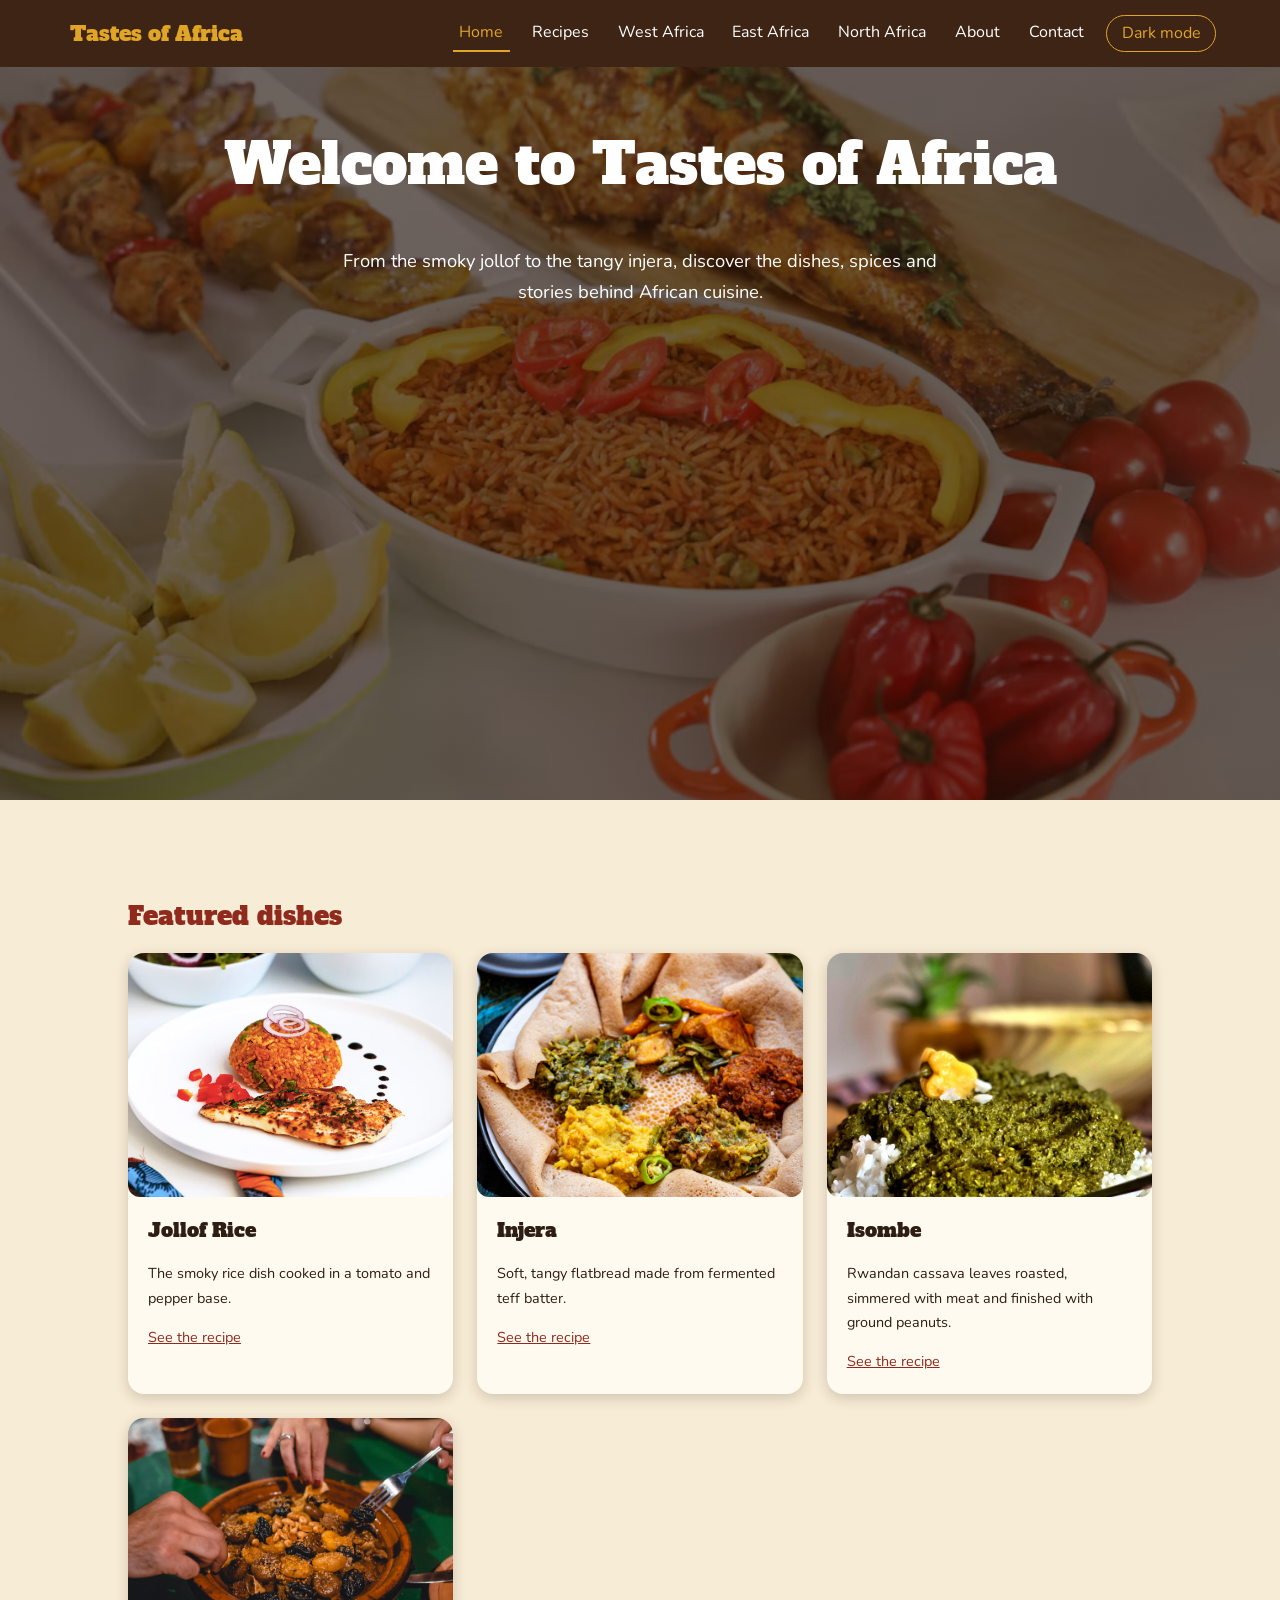
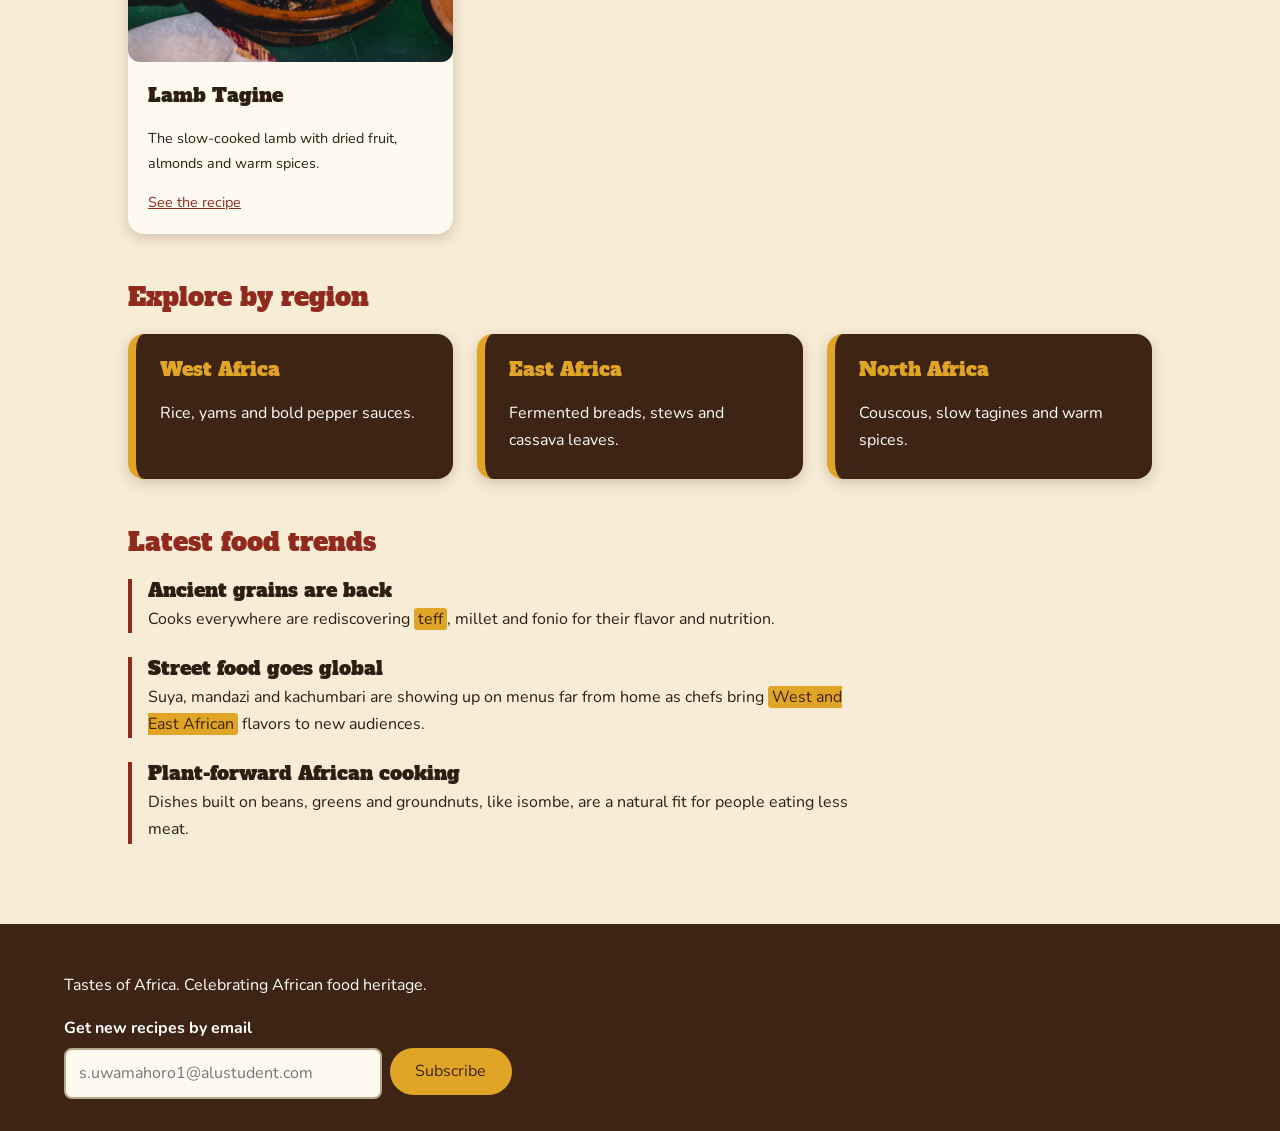
<file: index.html>
<!DOCTYPE html>
<html lang="en">
<head>
  <meta charset="UTF-8">
  <meta name="viewport" content="width=device-width, initial-scale=1">
  <title>Home | Tastes of Africa</title>
  <link rel="preconnect" href="https://fonts.googleapis.com">
  <link rel="preconnect" href="https://fonts.gstatic.com" crossorigin>
  <link href="https://fonts.googleapis.com/css2?family=Alfa+Slab+One&family=Nunito:wght@400;600;700&display=swap" rel="stylesheet">
  <link rel="stylesheet" href="styles.css">
</head>
<body>
  <header>
    <nav>
      <a class="logo" href="index.html">Tastes of Africa</a>
      <a href="index.html" class="active">Home</a>
      <a href="recipes.html">Recipes</a>
      <a href="west-africa.html">West Africa</a>
      <a href="east-africa.html">East Africa</a>
      <a href="north-africa.html">North Africa</a>
      <a href="about.html">About</a>
      <a href="contact.html">Contact</a>
      <button id="theme-toggle" type="button">Dark mode</button>
    </nav>
  </header>
  <section class="hero">
    <h1>Welcome to Tastes of Africa</h1>
    <p>From the smoky jollof to the tangy injera, discover the dishes, spices and stories behind African cuisine.</p>
    <div class="video">
      <iframe src="https://www.youtube.com/embed/1zyDUkdVZ0E" title="An introduction to African food culture" loading="lazy" allowfullscreen></iframe>
    </div>
  </section>
  <main>
    <section>
      <h2>Featured dishes</h2>
      <div class="cards">
        <figure class="card">
          <img src="images/jollof.jpg" alt="Jollof Rice">
          <figcaption>
            <h3>Jollof Rice</h3>
            <p>The smoky rice dish cooked in a tomato and pepper base.</p>
            <a href="jollof-rice.html">See the recipe</a>
          </figcaption>
        </figure>
        <figure class="card">
          <img src="images/injera.jpg" alt="Injera">
          <figcaption>
            <h3>Injera</h3>
            <p>Soft, tangy flatbread made from fermented teff batter.</p>
            <a href="injera.html">See the recipe</a>
          </figcaption>
        </figure>
        <figure class="card">
          <img src="images/isombe.jpg" alt="Isombe">
          <figcaption>
            <h3>Isombe</h3>
            <p>Rwandan cassava leaves roasted, simmered with meat and finished with ground peanuts.</p>
            <a href="isombe.html">See the recipe</a>
          </figcaption>
        </figure>
        <figure class="card">
          <img src="images/tagine.jpg" alt="Lamb Tagine">
          <figcaption>
            <h3>Lamb Tagine</h3>
            <p>The slow-cooked lamb with dried fruit, almonds and warm spices.</p>
            <a href="tagine.html">See the recipe</a>
          </figcaption>
        </figure>
      </div>
    </section>

    <section>
      <h2>Explore by region</h2>
      <div class="cards">
        <a class="region-link" href="west-africa.html"><h3>West Africa</h3><p>Rice, yams and bold pepper sauces.</p></a>
        <a class="region-link" href="east-africa.html"><h3>East Africa</h3><p>Fermented breads, stews and cassava leaves.</p></a>
        <a class="region-link" href="north-africa.html"><h3>North Africa</h3><p>Couscous, slow tagines and warm spices.</p></a>
      </div>
    </section>

    <section>
      <h2>Latest food trends</h2>
      <article class="trend">
        <h3>Ancient grains are back</h3>
        <p>Cooks everywhere are rediscovering <mark>teff</mark>, millet and fonio for their flavor and nutrition.</p>
      </article>
      <article class="trend">
        <h3>Street food goes global</h3>
        <p>Suya, mandazi and kachumbari are showing up on menus far from home as chefs bring <mark>West and East African</mark> flavors to new audiences.</p>
      </article>
      <article class="trend">
        <h3>Plant-forward African cooking</h3>
        <p>Dishes built on beans, greens and groundnuts, like isombe, are a natural fit for people eating less meat.</p>
      </article>
    </section>
  </main>
  <footer>
    <p>Tastes of Africa. Celebrating African food heritage.</p>
    <form id="newsletter-form">
      <label for="newsletter-email">Get new recipes by email</label>
      <div class="inline">
        <input type="email" id="newsletter-email" name="email" placeholder="s.uwamahoro1@alustudent.com" required>
        <button type="submit">Subscribe</button>
      </div>
    </form>
  </footer>
  <script src="script.js"></script>
</body>
</html>
</file>
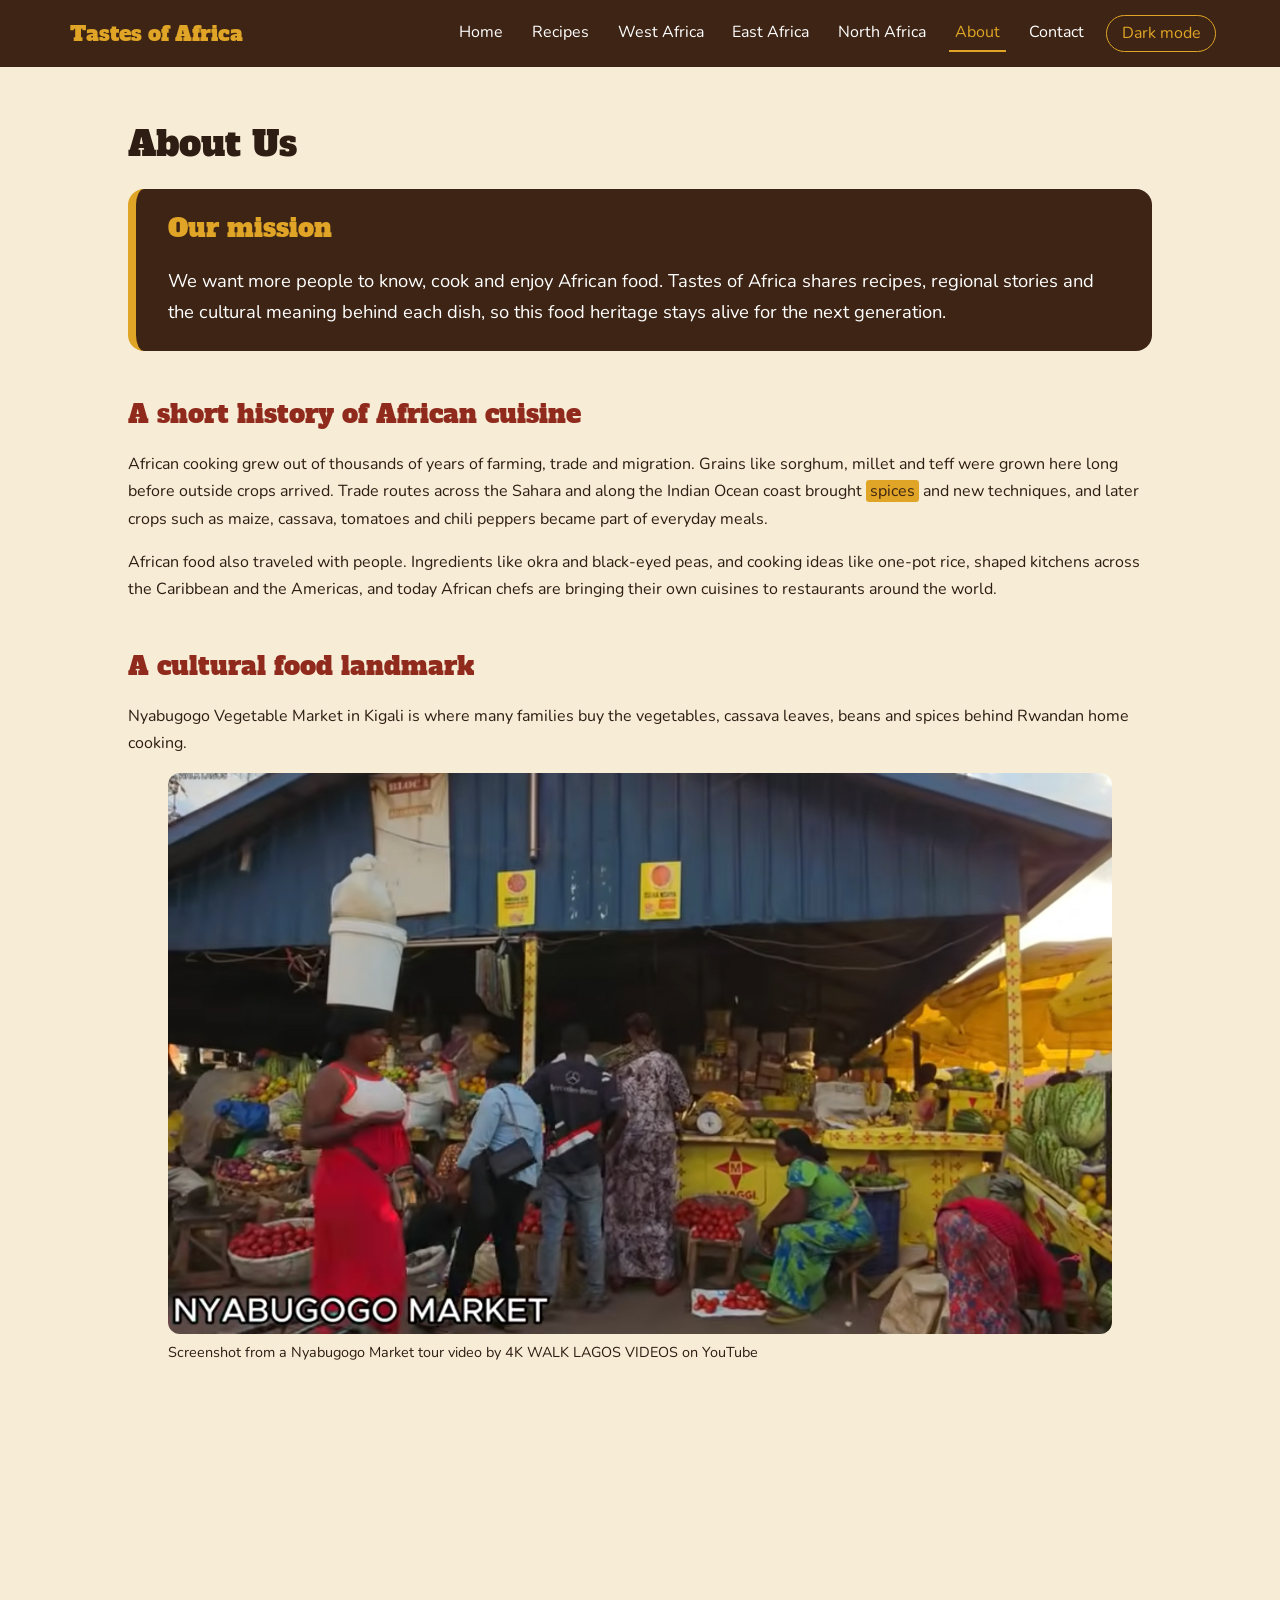
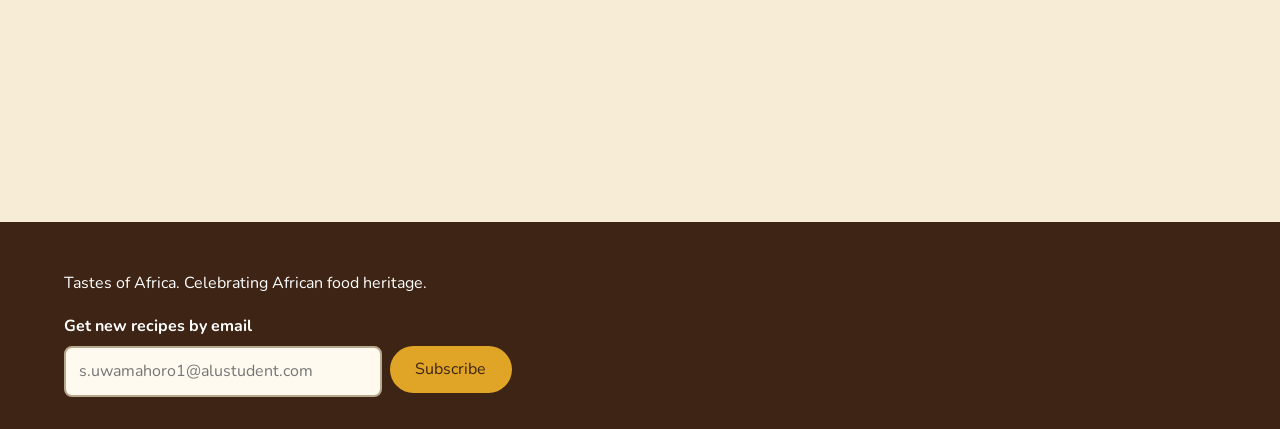
<file: about.html>
<!DOCTYPE html>
<html lang="en">

<head>
  <meta charset="UTF-8">
  <meta name="viewport" content="width=device-width, initial-scale=1">
  <title>About | Tastes of Africa</title>
  <link rel="preconnect" href="https://fonts.googleapis.com">
  <link rel="preconnect" href="https://fonts.gstatic.com" crossorigin>
  <link href="https://fonts.googleapis.com/css2?family=Alfa+Slab+One&family=Nunito:wght@400;600;700&display=swap"
    rel="stylesheet">
  <link rel="stylesheet" href="styles.css">
</head>

<body>
  <header>
    <nav>
      <a class="logo" href="index.html">Tastes of Africa</a>
      <a href="index.html">Home</a>
      <a href="recipes.html">Recipes</a>
      <a href="west-africa.html">West Africa</a>
      <a href="east-africa.html">East Africa</a>
      <a href="north-africa.html">North Africa</a>
      <a href="about.html" class="active">About</a>
      <a href="contact.html">Contact</a>
      <button id="theme-toggle" type="button">Dark mode</button>
    </nav>
  </header>
  <main>
    <h1>About Us</h1>
    <section class="mission">
      <h2>Our mission</h2>
      <p>We want more people to know, cook and enjoy African food. Tastes of Africa shares recipes, regional stories and
        the cultural meaning behind each dish, so this food heritage stays alive for the next generation.</p>
    </section>
    <section>
      <h2>A short history of African cuisine</h2>
      <p>African cooking grew out of thousands of years of farming, trade and migration. Grains like sorghum, millet and
        teff were grown here long before outside crops arrived. Trade routes across the Sahara and along the Indian
        Ocean coast brought <mark>spices</mark> and new techniques, and later crops such as maize, cassava, tomatoes and
        chili peppers became part of everyday meals.</p>
      <p>African food also traveled with people. Ingredients like okra and black-eyed peas, and cooking ideas like
        one-pot rice, shaped kitchens across the Caribbean and the Americas, and today African chefs are bringing their
        own cuisines to restaurants around the world.</p>
    </section>
    <section>
      <h2>A cultural food landmark</h2>
      <p>Nyabugogo Vegetable Market in Kigali is where many families buy the vegetables, cassava leaves, beans and
        spices behind Rwandan home cooking.</p>
      <figure>
        <img src="images/nyabugogo.jpg"
          alt="Shoppers and vendors at fruit and tomato stalls at Nyabugogo Market in Kigali">
        <figcaption>Screenshot from a Nyabugogo Market tour video by
          4K WALK LAGOS VIDEOS on YouTube</figcaption>
      </figure>
      <div class="map">
        <iframe src="https://www.google.com/maps?q=Nyabugogo+Vegetable+Market,+Kigali&output=embed"
          title="Map of Nyabugogo Vegetable Market in Kigali" loading="lazy"></iframe>
      </div>
    </section>
  </main>
  <footer>
    <p>Tastes of Africa. Celebrating African food heritage.</p>
    <form id="newsletter-form">
      <label for="newsletter-email">Get new recipes by email</label>
      <div class="inline">
        <input type="email" id="newsletter-email" name="email" placeholder="s.uwamahoro1@alustudent.com" required>
        <button type="submit">Subscribe</button>
      </div>
    </form>
  </footer>
  <script src="script.js"></script>
</body>

</html>
</file>
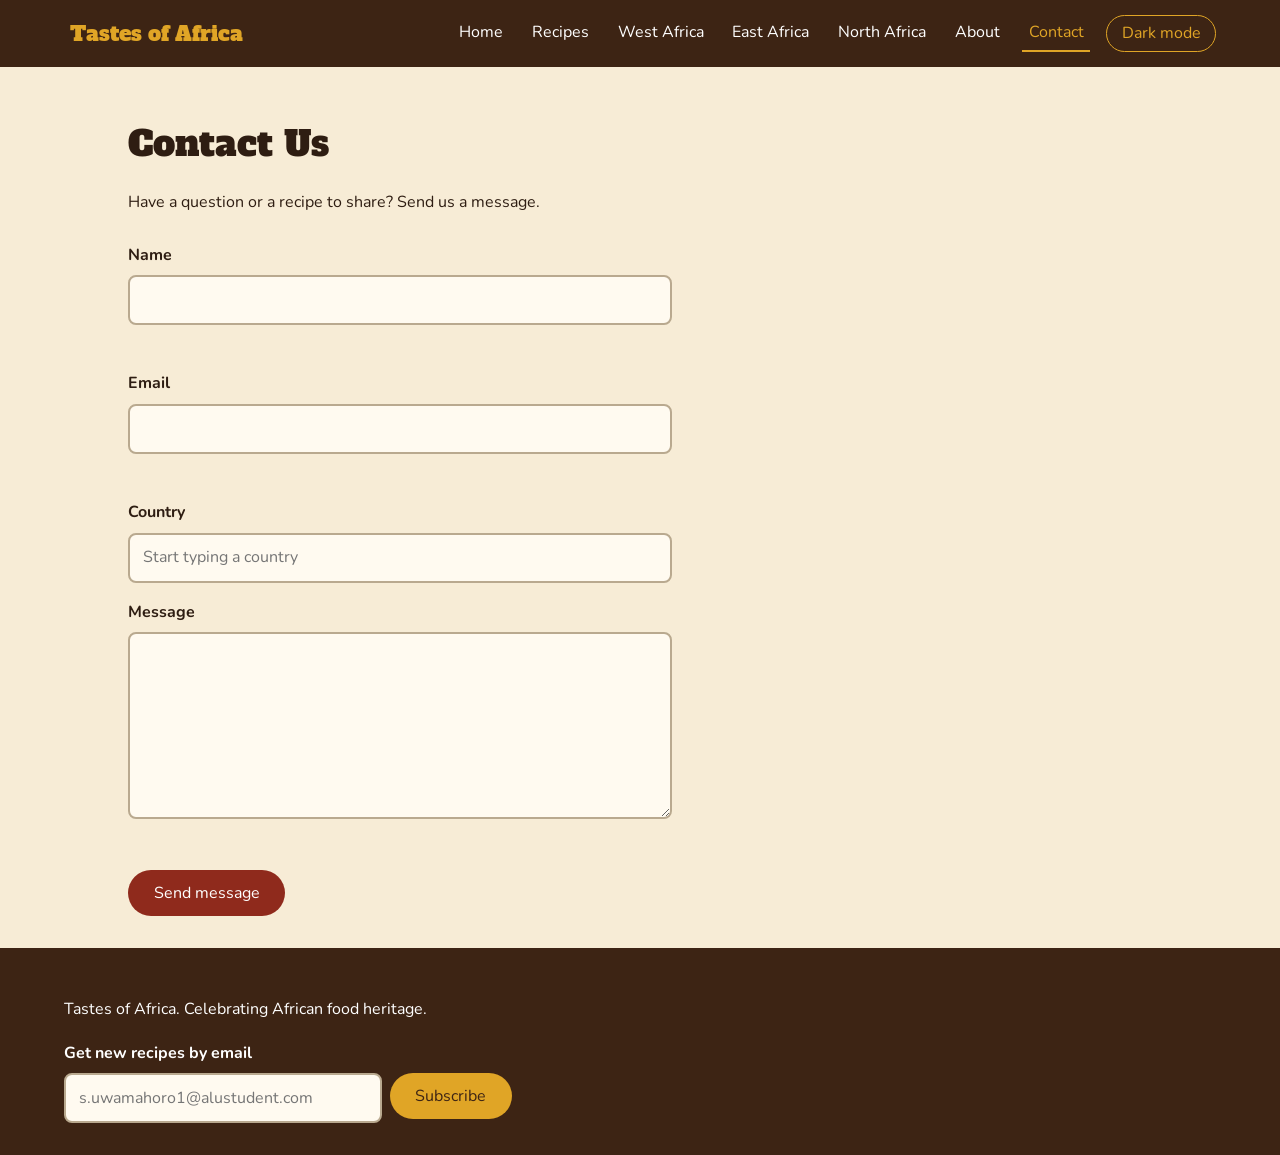
<file: contact.html>
<!DOCTYPE html>
<html lang="en">
<head>
  <meta charset="UTF-8">
  <meta name="viewport" content="width=device-width, initial-scale=1">
  <title>Contact | Tastes of Africa</title>
  <link rel="preconnect" href="https://fonts.googleapis.com">
  <link rel="preconnect" href="https://fonts.gstatic.com" crossorigin>
  <link href="https://fonts.googleapis.com/css2?family=Alfa+Slab+One&family=Nunito:wght@400;600;700&display=swap" rel="stylesheet">
  <link rel="stylesheet" href="styles.css">
</head>
<body>
  <header>
    <nav>
      <a class="logo" href="index.html">Tastes of Africa</a>
      <a href="index.html">Home</a>
      <a href="recipes.html">Recipes</a>
      <a href="west-africa.html">West Africa</a>
      <a href="east-africa.html">East Africa</a>
      <a href="north-africa.html">North Africa</a>
      <a href="about.html">About</a>
      <a href="contact.html" class="active">Contact</a>
      <button id="theme-toggle" type="button">Dark mode</button>
    </nav>
  </header>
  <main>
    <h1>Contact Us</h1>
    <p>Have a question or a recipe to share? Send us a message.</p>
    <form id="contact-form" novalidate>
      <label for="name">Name</label>
      <input type="text" id="name" name="name" required>
      <p id="name-error" class="error" role="alert"></p>

      <label for="email">Email</label>
      <input type="email" id="email" name="email" required>
      <p id="email-error" class="error" role="alert"></p>

      <label for="country">Country</label>
      <input type="text" id="country" name="country" list="countries" placeholder="Start typing a country">
      <datalist id="countries">
          <option value="Rwanda">
          <option value="Nigeria">
          <option value="Ghana">
          <option value="Kenya">
          <option value="Ethiopia">
          <option value="Uganda">
          <option value="Tanzania">
          <option value="Senegal">
          <option value="Morocco">
          <option value="Egypt">
          <option value="South Africa">
          <option value="United States">
          <option value="United Kingdom">
      </datalist>

      <label for="message">Message</label>
      <textarea id="message" name="message" rows="6" required></textarea>
      <p id="message-error" class="error" role="alert"></p>

      <button type="submit">Send message</button>
    </form>
    <p id="confirmation" class="confirmation hidden" role="status"></p>
  </main>
  <footer>
    <p>Tastes of Africa. Celebrating African food heritage.</p>
    <form id="newsletter-form">
      <label for="newsletter-email">Get new recipes by email</label>
      <div class="inline">
        <input type="email" id="newsletter-email" name="email" placeholder="s.uwamahoro1@alustudent.com" required>
        <button type="submit">Subscribe</button>
      </div>
    </form>
  </footer>
  <script src="script.js"></script>
</body>
</html>
</file>
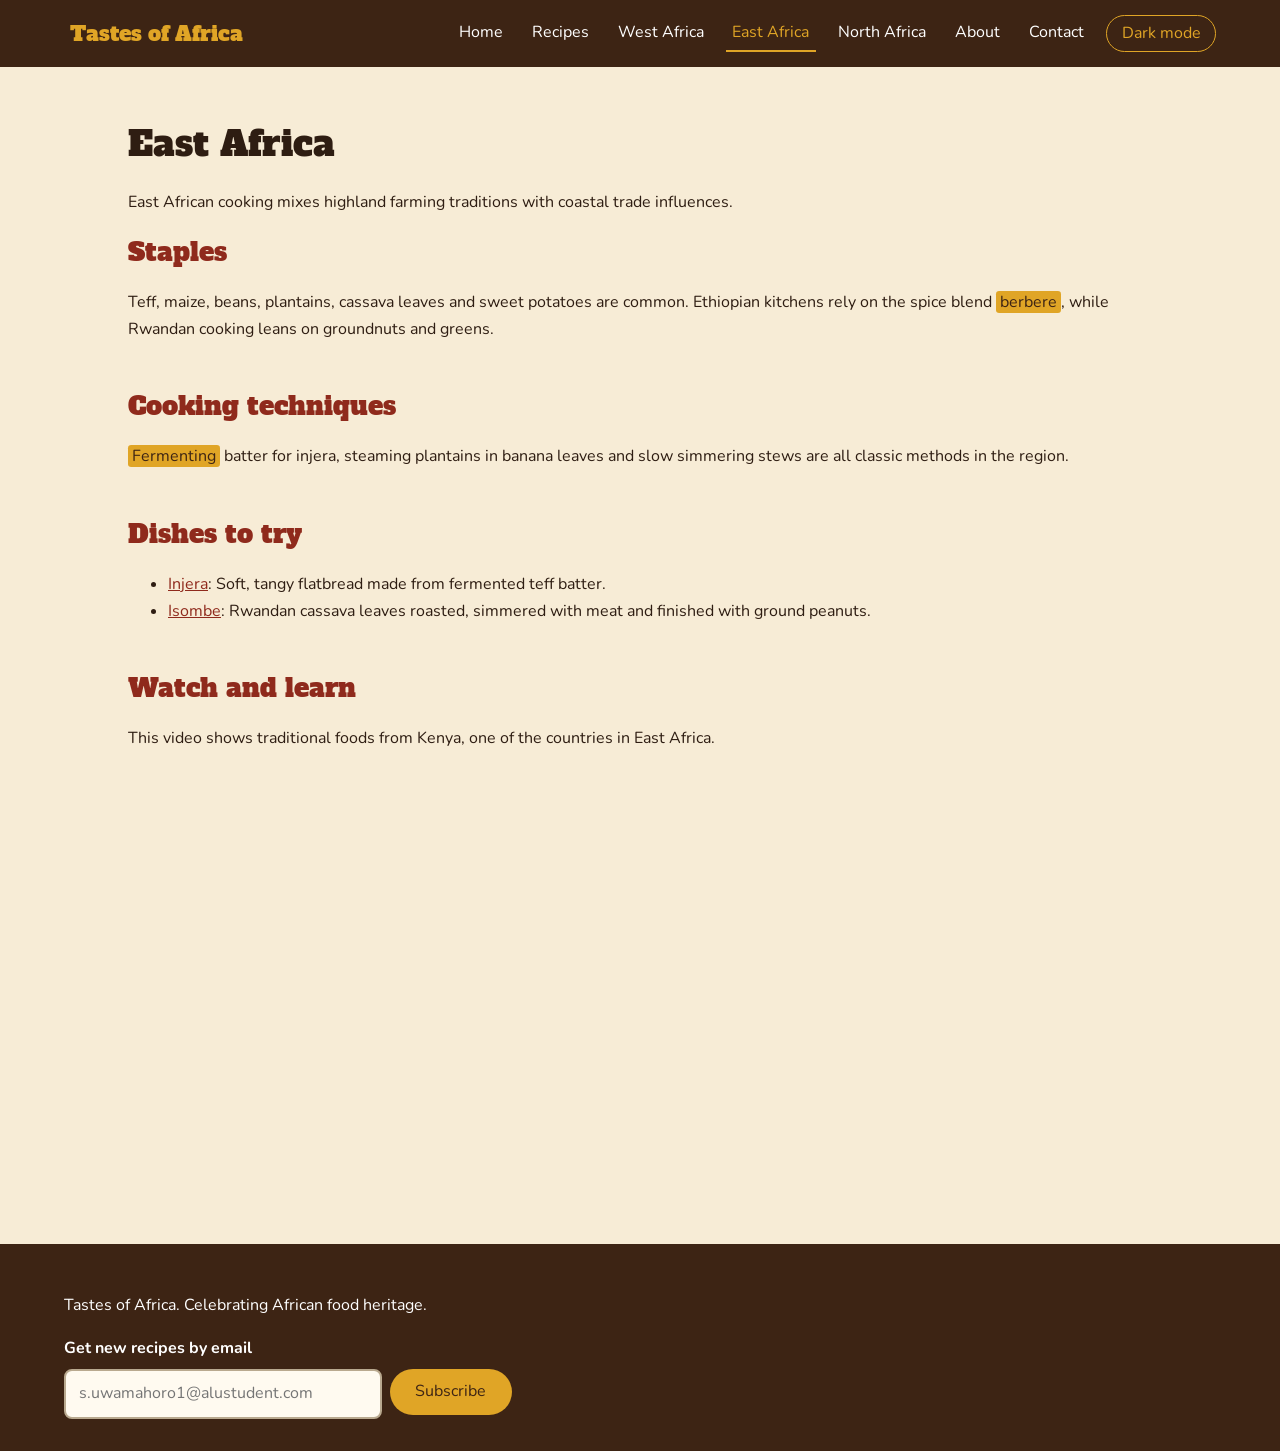
<file: east-africa.html>
<!DOCTYPE html>
<html lang="en">

<head>
  <meta charset="UTF-8">
  <meta name="viewport" content="width=device-width, initial-scale=1">
  <title>East Africa | Tastes of Africa</title>
  <link rel="preconnect" href="https://fonts.googleapis.com">
  <link rel="preconnect" href="https://fonts.gstatic.com" crossorigin>
  <link href="https://fonts.googleapis.com/css2?family=Alfa+Slab+One&family=Nunito:wght@400;600;700&display=swap"
    rel="stylesheet">
  <link rel="stylesheet" href="styles.css">
</head>

<body>
  <header>
    <nav>
      <a class="logo" href="index.html">Tastes of Africa</a>
      <a href="index.html">Home</a>
      <a href="recipes.html">Recipes</a>
      <a href="west-africa.html">West Africa</a>
      <a href="east-africa.html" class="active">East Africa</a>
      <a href="north-africa.html">North Africa</a>
      <a href="about.html">About</a>
      <a href="contact.html">Contact</a>
      <button id="theme-toggle" type="button">Dark mode</button>
    </nav>
  </header>
  <main>
    <h1>East Africa</h1>
    <p>East African cooking mixes highland farming traditions with coastal trade influences.</p>
    <section>
      <h2>Staples</h2>
      <p>Teff, maize, beans, plantains, cassava leaves and sweet potatoes are common. Ethiopian kitchens rely on the
        spice blend <mark>berbere</mark>, while Rwandan cooking leans on groundnuts and greens.</p>
    </section>
    <section>
      <h2>Cooking techniques</h2>
      <p><mark>Fermenting</mark> batter for injera, steaming plantains in banana leaves and slow simmering stews are all
        classic methods in the region.</p>
    </section>
    <section>
      <h2>Dishes to try</h2>
      <ul>
        <li><a href="injera.html">Injera</a>: Soft, tangy flatbread made from fermented teff batter.</li>
        <li><a href="isombe.html">Isombe</a>: Rwandan cassava leaves roasted, simmered with meat and finished with ground peanuts.</li>
      </ul>
    </section>
    <section>
      <h2>Watch and learn</h2>
      <p>This video shows traditional foods from Kenya, one of the countries in East Africa.</p>
      <div class="video">
        <iframe src="https://www.youtube.com/embed/QTz7aWsb4lQ" title="Traditional foods of Kenya" loading="lazy"
          allowfullscreen></iframe>
      </div>
    </section>
  </main>
  <footer>
    <p>Tastes of Africa. Celebrating African food heritage.</p>
    <form id="newsletter-form">
      <label for="newsletter-email">Get new recipes by email</label>
      <div class="inline">
        <input type="email" id="newsletter-email" name="email" placeholder="s.uwamahoro1@alustudent.com" required>
        <button type="submit">Subscribe</button>
      </div>
    </form>
  </footer>
  <script src="script.js"></script>
</body>

</html>
</file>
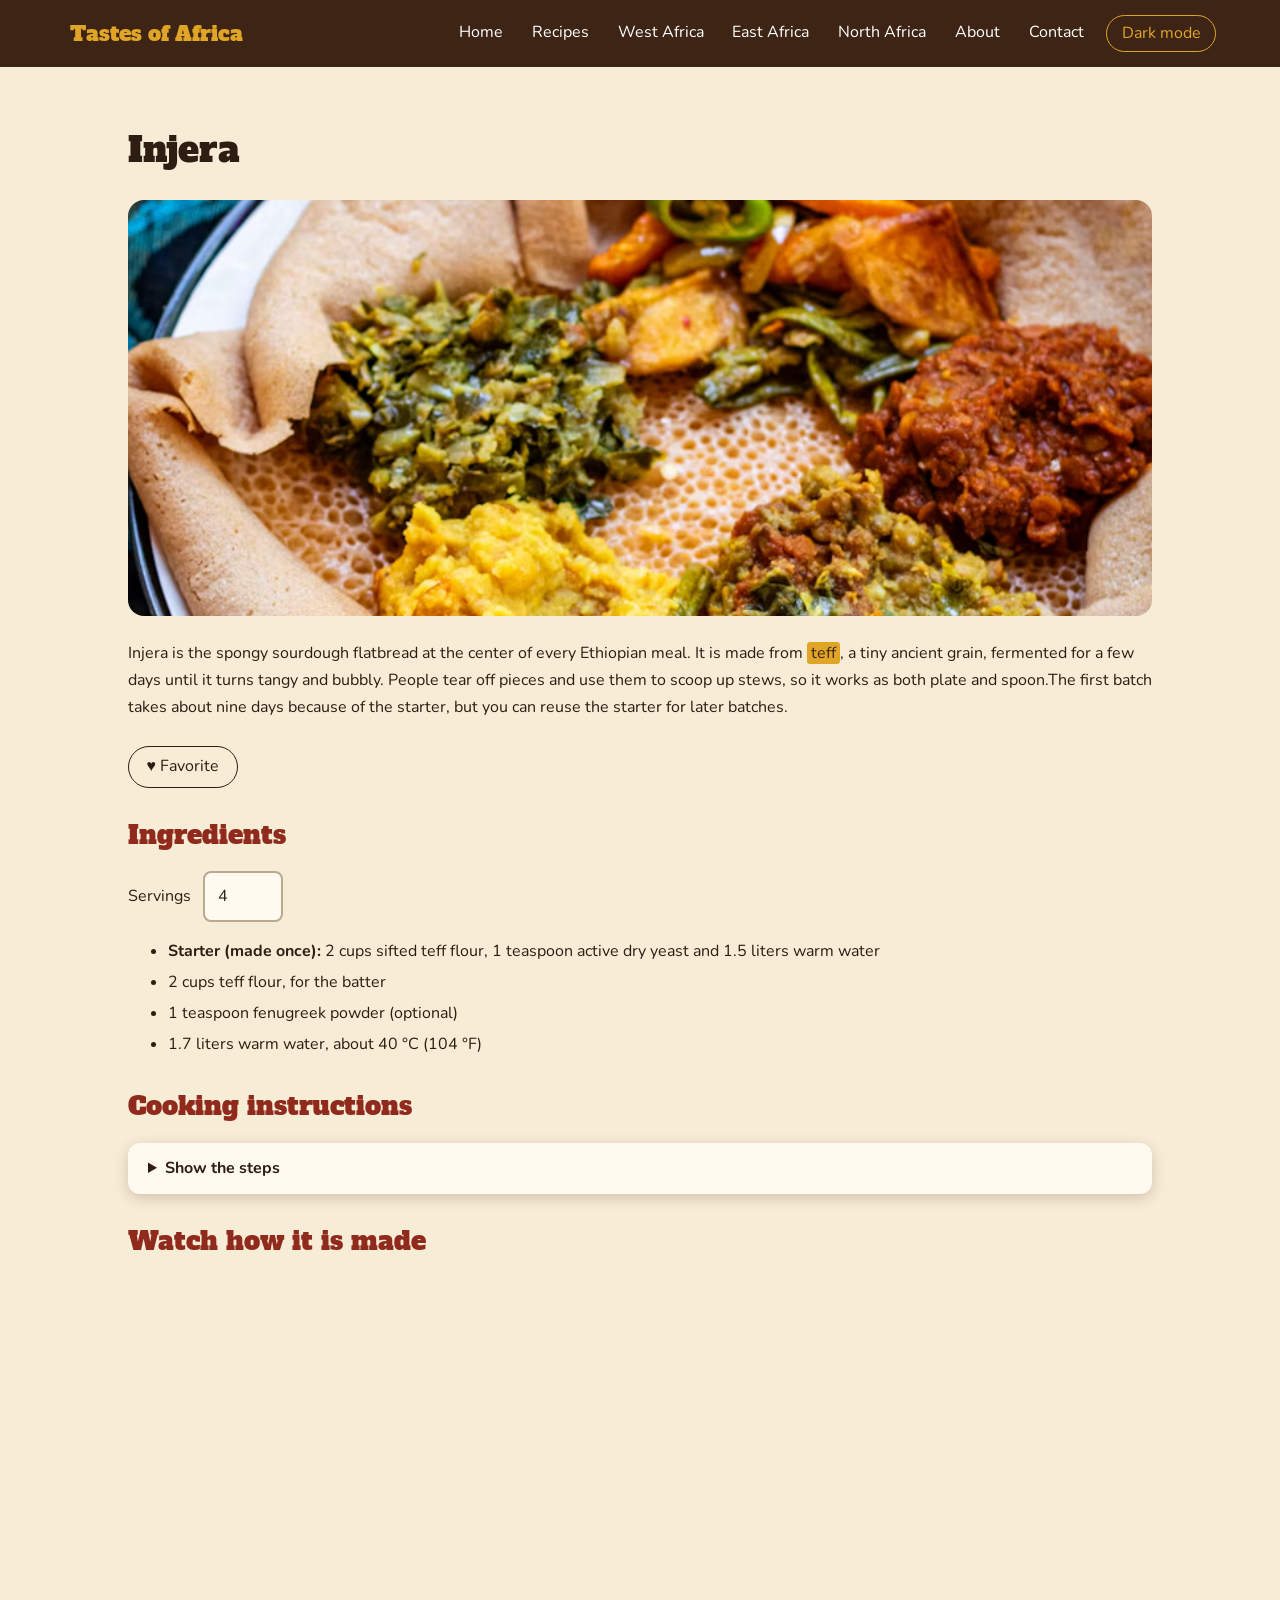
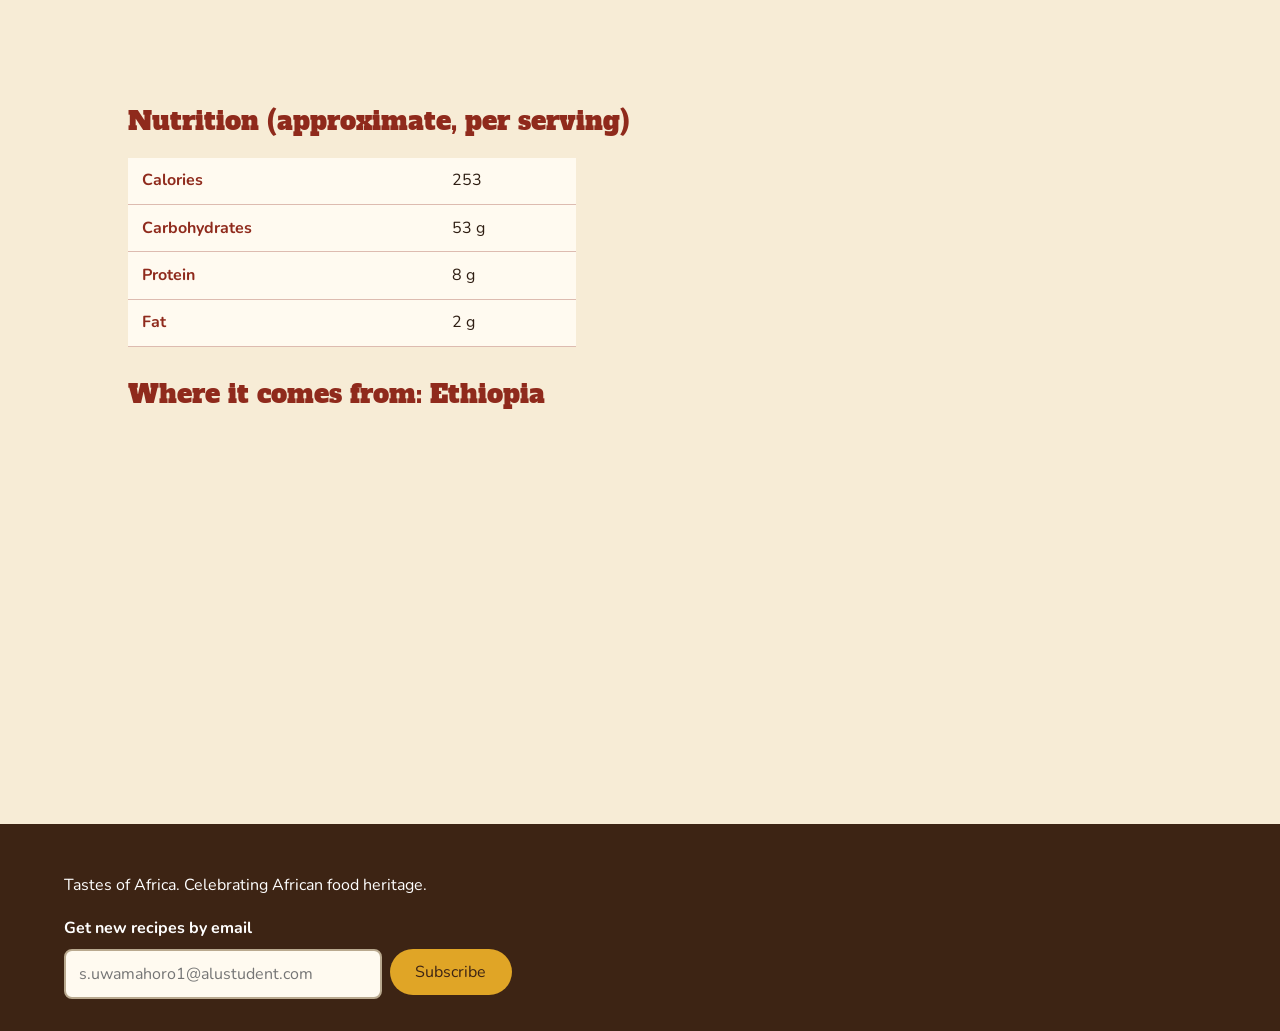
<file: injera.html>
<!DOCTYPE html>
<html lang="en">
<head>
  <meta charset="UTF-8">
  <meta name="viewport" content="width=device-width, initial-scale=1">
  <title>Injera | Tastes of Africa</title>
  <link rel="preconnect" href="https://fonts.googleapis.com">
  <link rel="preconnect" href="https://fonts.gstatic.com" crossorigin>
  <link href="https://fonts.googleapis.com/css2?family=Alfa+Slab+One&family=Nunito:wght@400;600;700&display=swap" rel="stylesheet">
  <link rel="stylesheet" href="styles.css">
</head>
<body>
  <header>
    <nav>
      <a class="logo" href="index.html">Tastes of Africa</a>
      <a href="index.html">Home</a>
      <a href="recipes.html">Recipes</a>
      <a href="west-africa.html">West Africa</a>
      <a href="east-africa.html">East Africa</a>
      <a href="north-africa.html">North Africa</a>
      <a href="about.html">About</a>
      <a href="contact.html">Contact</a>
      <button id="theme-toggle" type="button">Dark mode</button>
    </nav>
  </header>
  <main>
    <article class="recipe">
      <h1>Injera</h1>
      <img class="recipe-img" src="images/injera.jpg" alt="Injera served with lentil, collard greens and spicy stews, with a hand tearing off a piece">
      <p>Injera is the spongy sourdough flatbread at the center of every Ethiopian meal. It is made from <mark>teff</mark>, a tiny ancient grain, fermented for a few days until it turns tangy and bubbly. People tear off pieces and use them to scoop up stews, so it works as both plate and spoon.The first batch takes about nine days because of the starter, but you can reuse the starter for later batches.</p>
      <button class="fav" type="button" data-id="injera">&hearts; Favorite</button>

      <section>
        <h2>Ingredients</h2>
        <label for="servings">Servings</label>
        <input type="number" id="servings" value="4" min="1" max="20" data-base="4">
        <ul class="ingredients">
        <li><strong>Starter (made once):</strong> 2 cups sifted teff flour, 1 teaspoon active dry yeast and 1.5 liters warm water</li>
        <li><span class="amount" data-base="2">2</span> cups teff flour, for the batter</li>
        <li><span class="amount" data-base="1">1</span> teaspoon fenugreek powder (optional)</li>
        <li><span class="amount" data-base="1.7">1.7</span> liters warm water, about 40 °C (104 °F)</li>
        </ul>
      </section>

      <section>
        <h2>Cooking instructions</h2>
        <details>
          <summary>Show the steps</summary>
          <ol>
          <li>Make the starter: mix the teff flour, yeast and warm water, and leave it in a warm spot for 3 days.</li>
          <li>Drain off the liquid on top, add about 500 to 600 ml of cold water, and change the water every day for 6 days. Save some of the starter for next time, so you only do this once.</li>
          <li>For the batter, blend or mix the teff flour, fenugreek and warm water until smooth.</li>
          <li>Cover the batter and leave it overnight.</li>
          <li>The next morning, drain off the liquid on top but keep it. Stir most of it back in to adjust the batter to a thin, pourable texture.</li>
          <li>Heat a non-stick pan. Pour in the batter, swirl it to cover the base, then cover and cook until holes appear and the top looks dry. Do not flip it.</li>
          <li>Slide the injera onto a clean cloth and let it cool before stacking.</li>
          </ol>
        </details>
      </section>

      <section>
        <h2>Watch how it is made</h2>
        <div class="video">
      <iframe src="https://www.youtube.com/embed/2oRDGbJtNJA" title="How to make injera from scratch" loading="lazy" allowfullscreen></iframe>
    </div>
      </section>

      <section>
        <h2>Nutrition (approximate, per serving)</h2>
        <table>
          <tbody>
        <tr><th scope="row">Calories</th><td>253</td></tr>
        <tr><th scope="row">Carbohydrates</th><td>53 g</td></tr>
        <tr><th scope="row">Protein</th><td>8 g</td></tr>
        <tr><th scope="row">Fat</th><td>2 g</td></tr>
          </tbody>
        </table>
      </section>

      <section>
        <h2>Where it comes from: Ethiopia</h2>
        <div class="map">
      <iframe src="https://www.google.com/maps?q=Addis+Ababa,+Ethiopia&output=embed" title="Map of Ethiopia" loading="lazy"></iframe>
    </div>
      </section>
    </article>
  </main>
  <footer>
    <p>Tastes of Africa. Celebrating African food heritage.</p>
    <form id="newsletter-form">
      <label for="newsletter-email">Get new recipes by email</label>
      <div class="inline">
        <input type="email" id="newsletter-email" name="email" placeholder="s.uwamahoro1@alustudent.com" required>
        <button type="submit">Subscribe</button>
      </div>
    </form>
  </footer>
  <script src="script.js"></script>
</body>
</html>
</file>
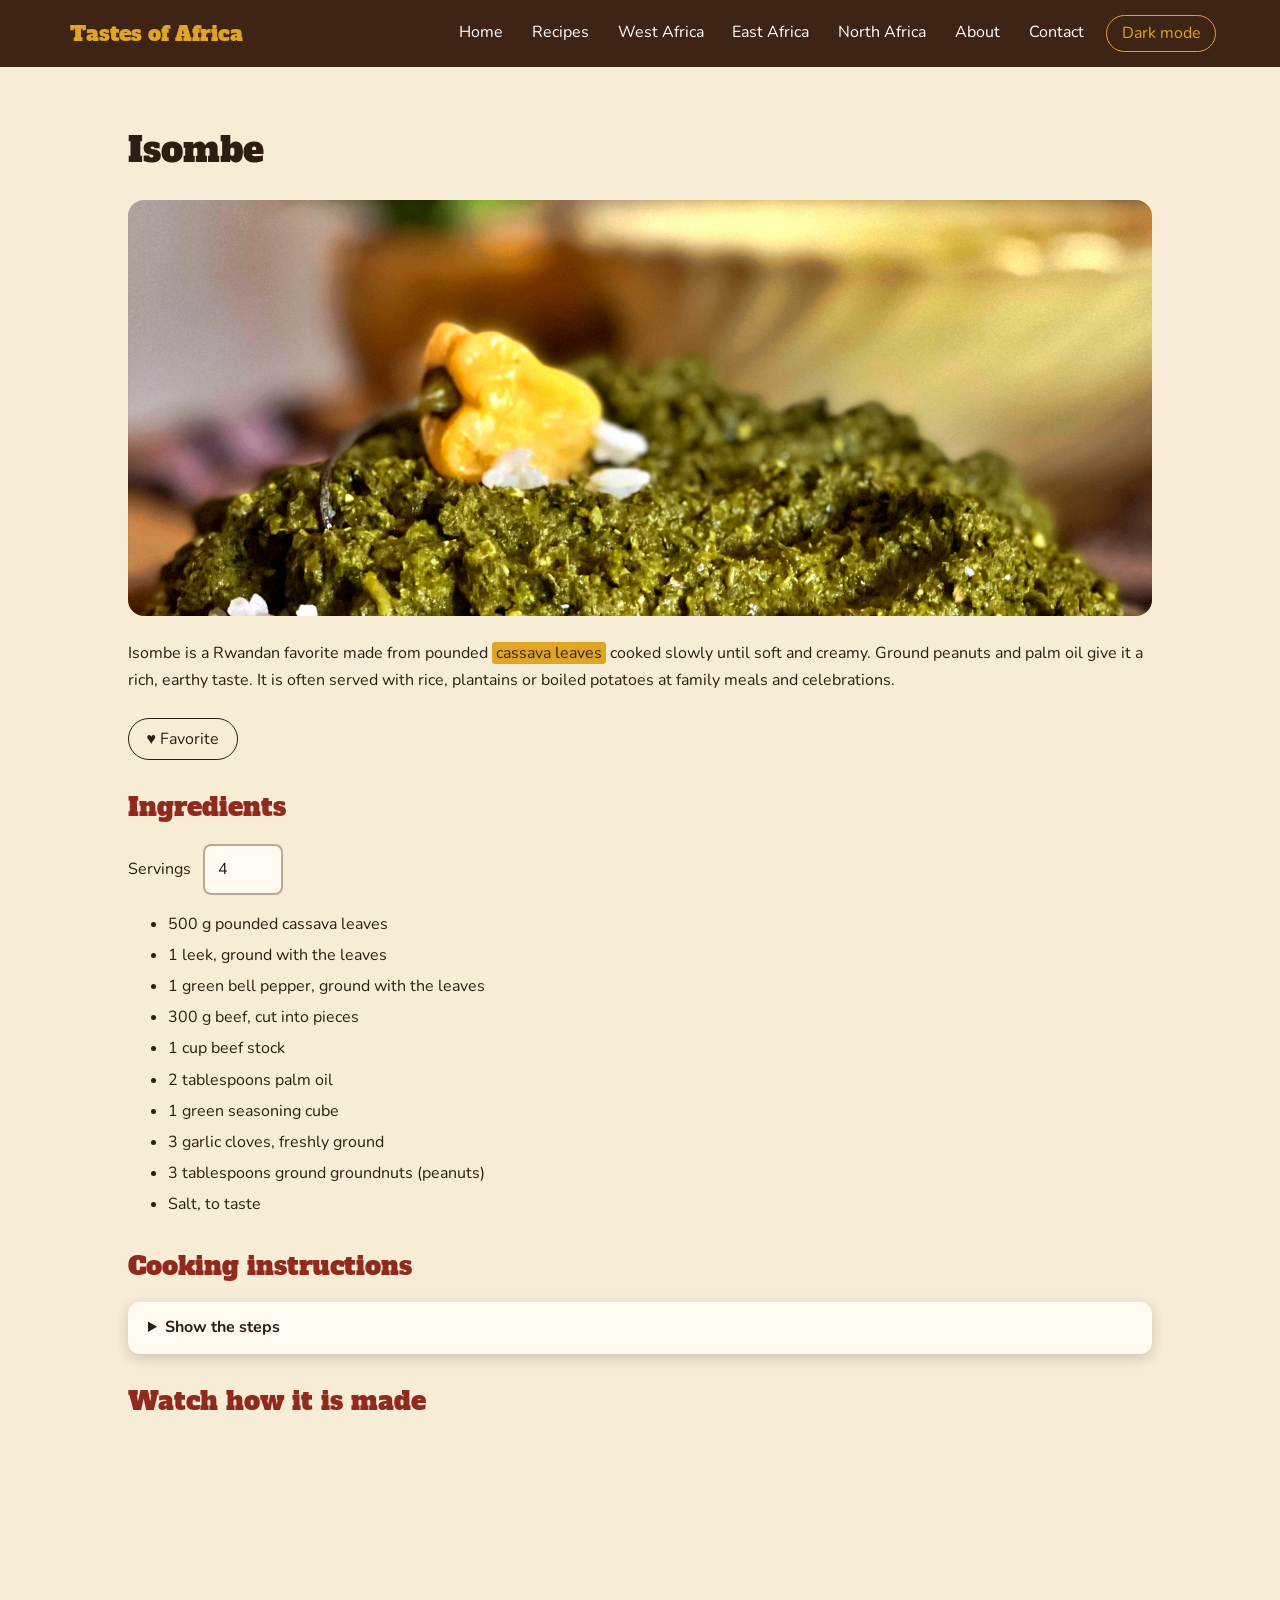
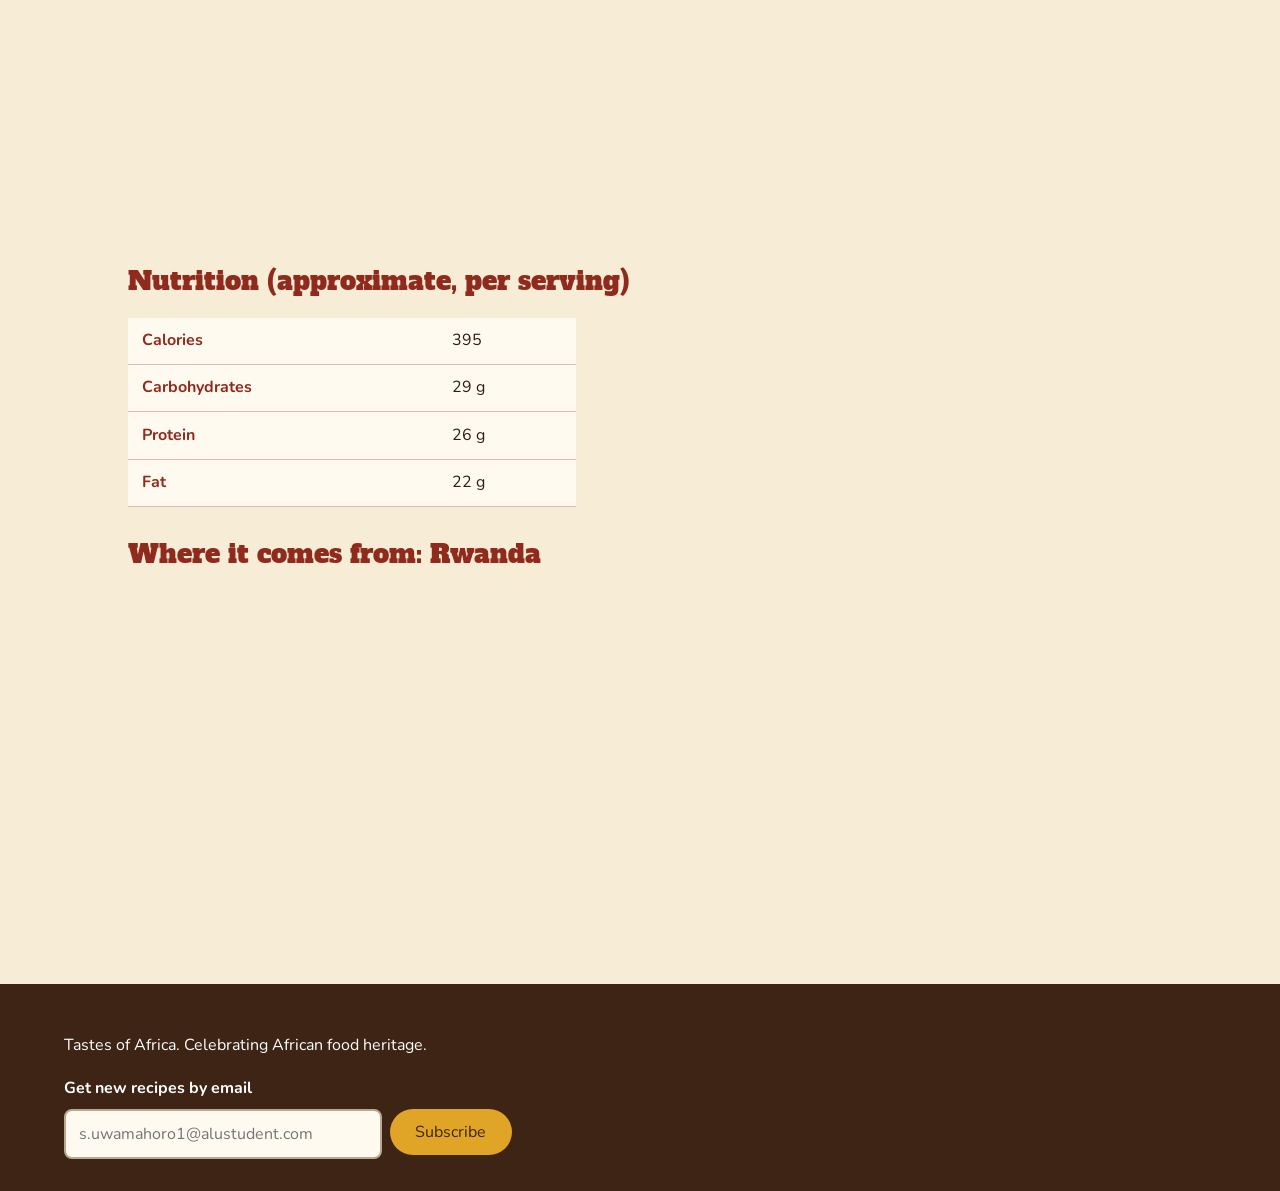
<file: isombe.html>
<!DOCTYPE html>
<html lang="en">
<head>
  <meta charset="UTF-8">
  <meta name="viewport" content="width=device-width, initial-scale=1">
  <title>Isombe | Tastes of Africa</title>
  <link rel="preconnect" href="https://fonts.googleapis.com">
  <link rel="preconnect" href="https://fonts.gstatic.com" crossorigin>
  <link href="https://fonts.googleapis.com/css2?family=Alfa+Slab+One&family=Nunito:wght@400;600;700&display=swap" rel="stylesheet">
  <link rel="stylesheet" href="styles.css">
</head>
<body>
  <header>
    <nav>
      <a class="logo" href="index.html">Tastes of Africa</a>
      <a href="index.html">Home</a>
      <a href="recipes.html">Recipes</a>
      <a href="west-africa.html">West Africa</a>
      <a href="east-africa.html">East Africa</a>
      <a href="north-africa.html">North Africa</a>
      <a href="about.html">About</a>
      <a href="contact.html">Contact</a>
      <button id="theme-toggle" type="button">Dark mode</button>
    </nav>
  </header>
  <main>
    <article class="recipe">
      <h1>Isombe</h1>
      <img class="recipe-img" src="images/isombe.jpg" alt="Cooked cassava leaf stew served over white rice with a yellow pepper on top">
      <p>Isombe is a Rwandan favorite made from pounded <mark>cassava leaves</mark> cooked slowly until soft and creamy. Ground peanuts and palm oil give it a rich, earthy taste. It is often served with rice, plantains or boiled potatoes at family meals and celebrations.</p>
      <button class="fav" type="button" data-id="isombe">&hearts; Favorite</button>

      <section>
        <h2>Ingredients</h2>
        <label for="servings">Servings</label>
        <input type="number" id="servings" value="4" min="1" max="20" data-base="4">
        <ul class="ingredients">
        <li><span class="amount" data-base="500">500</span> g pounded cassava leaves</li>
        <li><span class="amount" data-base="1">1</span> leek, ground with the leaves</li>
        <li><span class="amount" data-base="1">1</span> green bell pepper, ground with the leaves</li>
        <li><span class="amount" data-base="300">300</span> g beef, cut into pieces</li>
        <li><span class="amount" data-base="1">1</span> cup beef stock</li>
        <li><span class="amount" data-base="2">2</span> tablespoons palm oil</li>
        <li><span class="amount" data-base="1">1</span> green seasoning cube</li>
        <li><span class="amount" data-base="3">3</span> garlic cloves, freshly ground</li>
        <li><span class="amount" data-base="3">3</span> tablespoons ground groundnuts (peanuts)</li>
        <li>Salt, to taste</li>
        </ul>
      </section>

      <section>
        <h2>Cooking instructions</h2>
        <details>
          <summary>Show the steps</summary>
          <ol>
          <li>Grind the cassava leaves, leek and green bell pepper together into a paste.</li>
          <li>Roast the paste in a pan, stirring, until it turns from bright green to a deeper green and loses its bitter taste.</li>
          <li>Add the beef and the stock, cover, and let it simmer until the liquid reduces. Stir often so the leaves do not burn at the bottom.</li>
          <li>Stir in the palm oil and crumble in the seasoning cube.</li>
          <li>Add the ground garlic. Rinse the mortar with a little water and pour it into the pot.</li>
          <li>Add a little water and bring it back to a boil, then mix in the ground groundnuts.</li>
          <li>Add salt to taste and simmer on low heat until the meat is very tender.</li>
          <li>Serve hot with rice or ubugari, a stiff dough made from cassava flour. Isombe tastes even better when reheated the next day.</li>
          </ol>
        </details>
      </section>

      <section>
        <h2>Watch how it is made</h2>
        <div class="video">
      <iframe src="https://www.youtube.com/embed/eFt-j42yaRY" title="How to cook isombe" loading="lazy" allowfullscreen></iframe>
    </div>
      </section>

      <section>
        <h2>Nutrition (approximate, per serving)</h2>
        <table>
          <tbody>
        <tr><th scope="row">Calories</th><td>395</td></tr>
        <tr><th scope="row">Carbohydrates</th><td>29 g</td></tr>
        <tr><th scope="row">Protein</th><td>26 g</td></tr>
        <tr><th scope="row">Fat</th><td>22 g</td></tr>
          </tbody>
        </table>
      </section>

      <section>
        <h2>Where it comes from: Rwanda</h2>
        <div class="map">
      <iframe src="https://www.google.com/maps?q=Kigali,+Rwanda&output=embed" title="Map of Rwanda" loading="lazy"></iframe>
    </div>
      </section>
    </article>
  </main>
  <footer>
    <p>Tastes of Africa. Celebrating African food heritage.</p>
    <form id="newsletter-form">
      <label for="newsletter-email">Get new recipes by email</label>
      <div class="inline">
        <input type="email" id="newsletter-email" name="email" placeholder="s.uwamahoro1@alustudent.com" required>
        <button type="submit">Subscribe</button>
      </div>
    </form>
  </footer>
  <script src="script.js"></script>
</body>
</html>
</file>
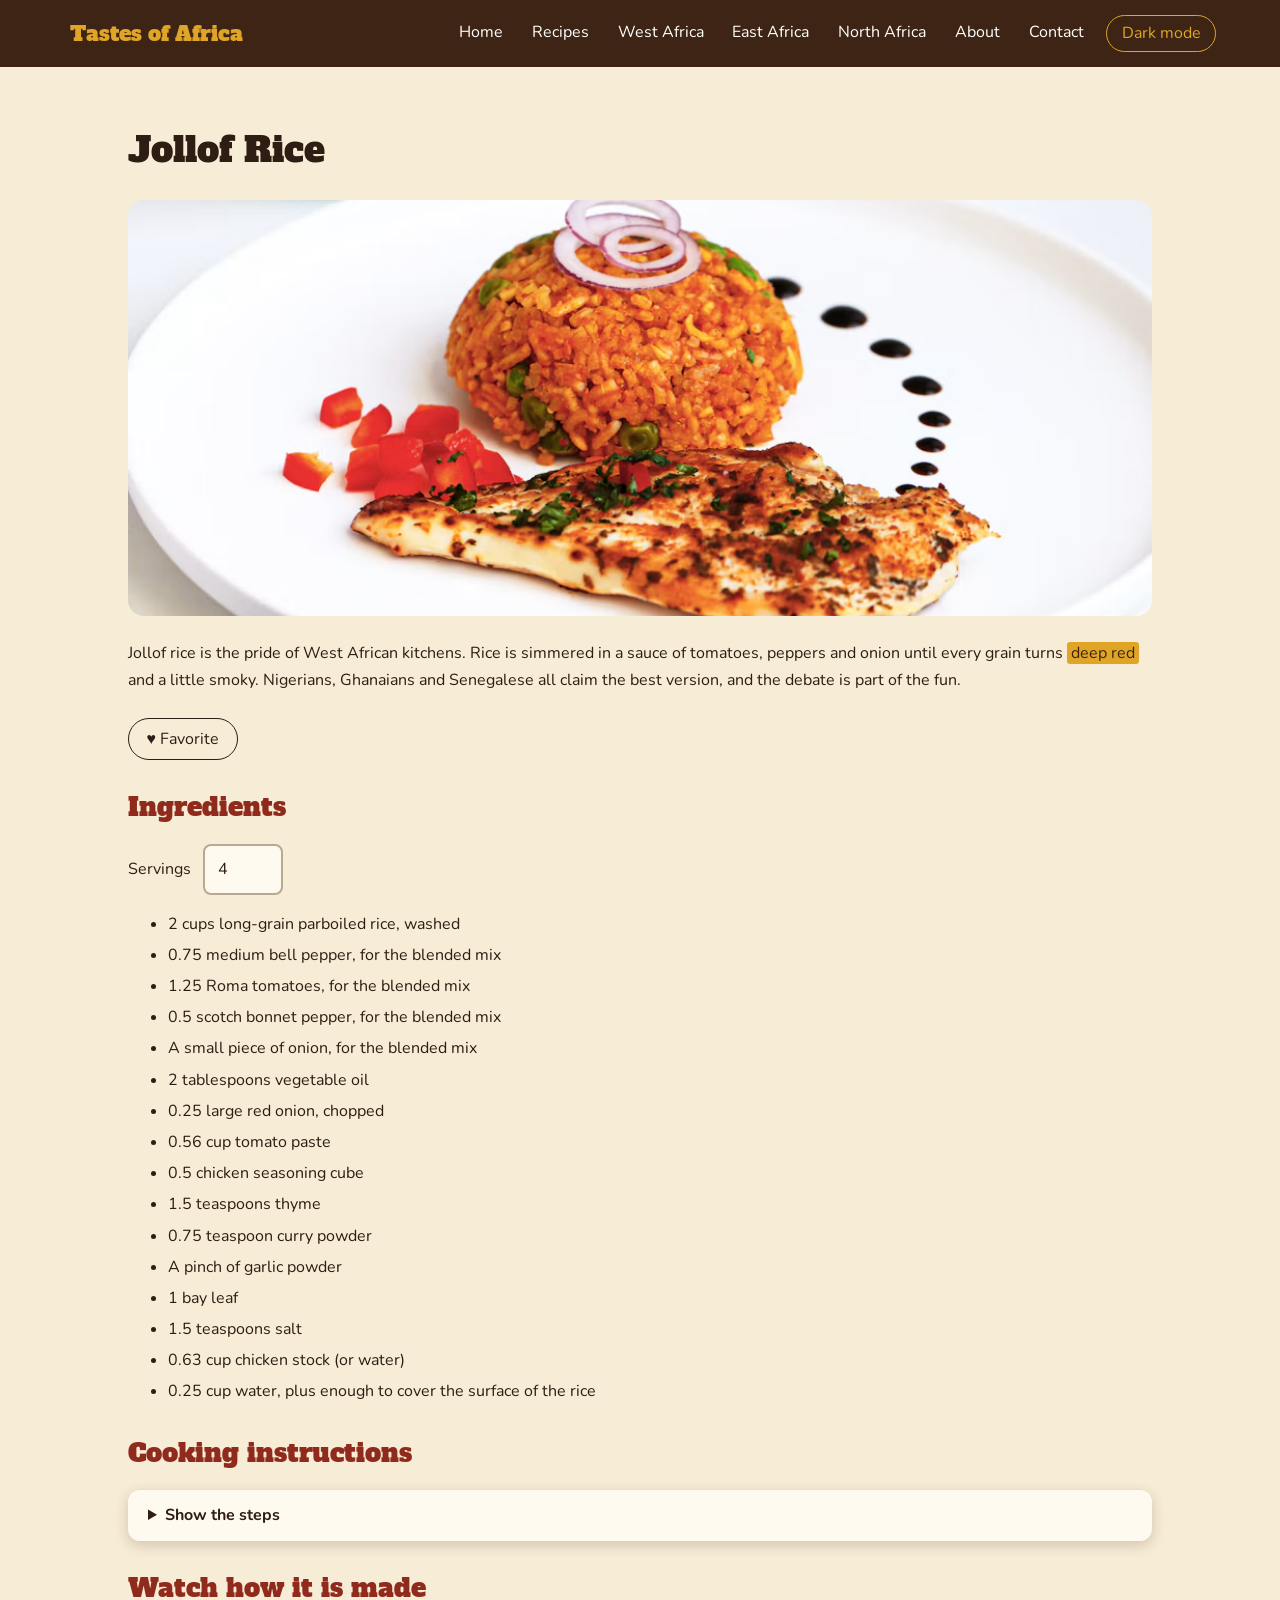
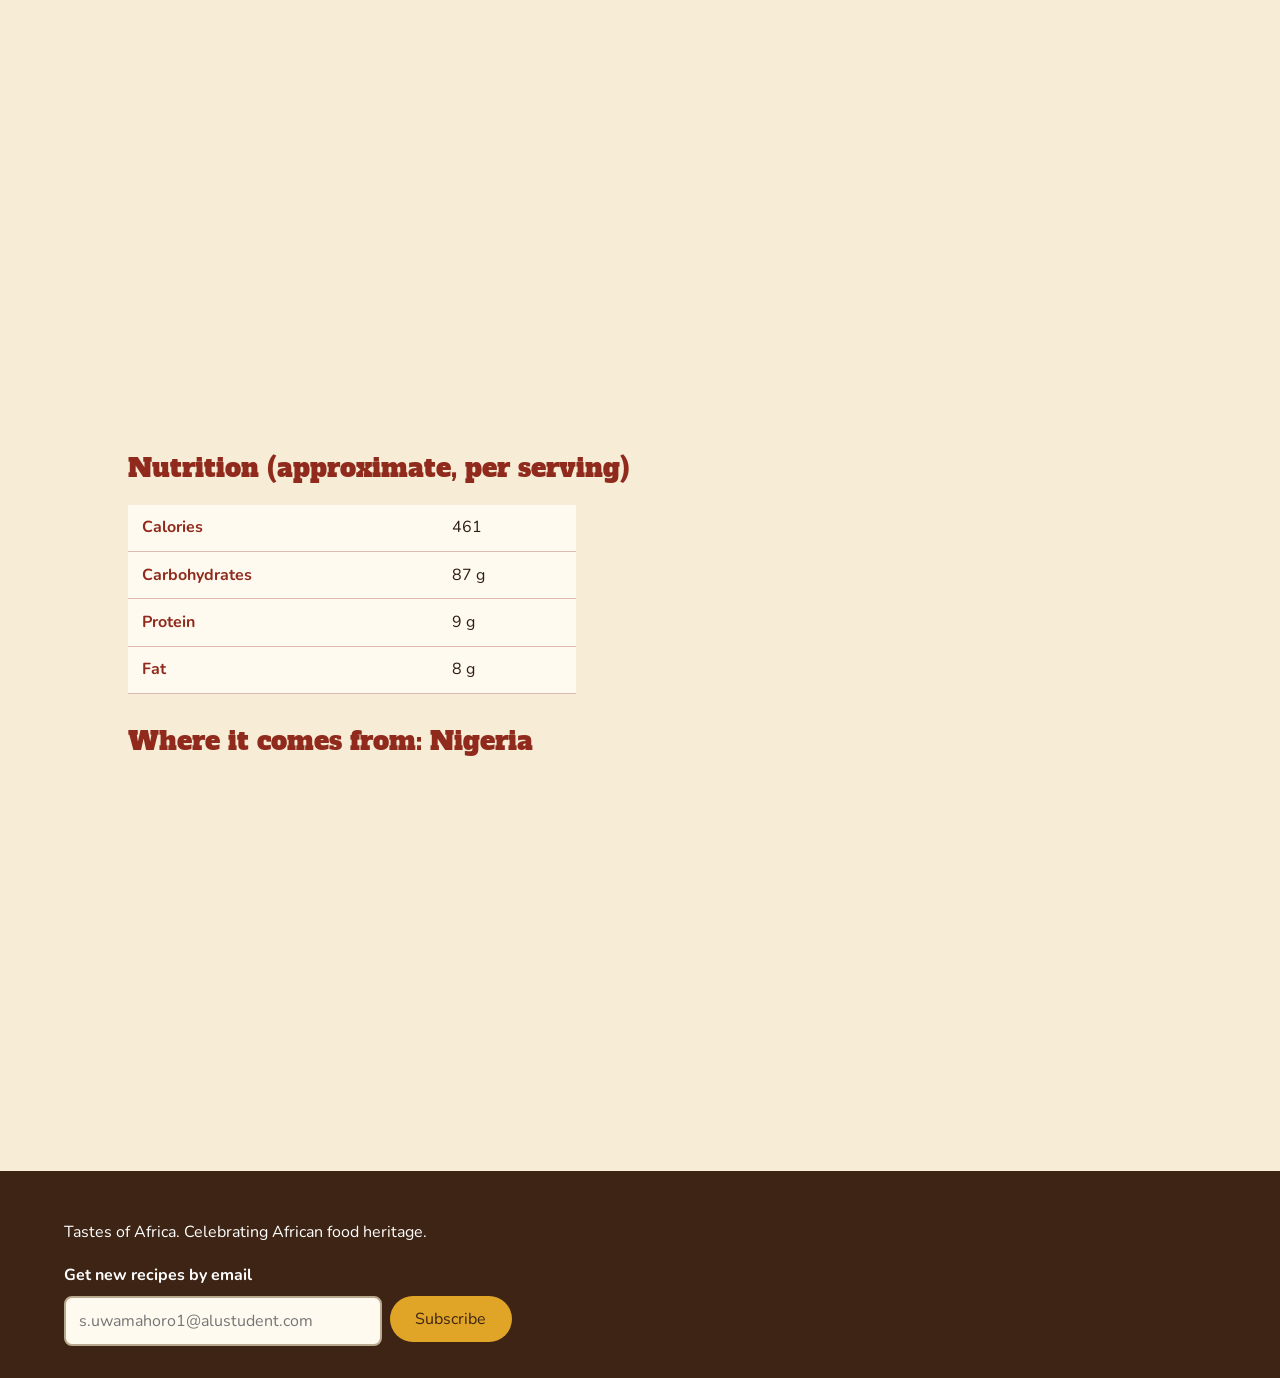
<file: jollof-rice.html>
<!DOCTYPE html>
<html lang="en">
<head>
  <meta charset="UTF-8">
  <meta name="viewport" content="width=device-width, initial-scale=1">
  <title>Jollof Rice | Tastes of Africa</title>
  <link rel="preconnect" href="https://fonts.googleapis.com">
  <link rel="preconnect" href="https://fonts.gstatic.com" crossorigin>
  <link href="https://fonts.googleapis.com/css2?family=Alfa+Slab+One&family=Nunito:wght@400;600;700&display=swap" rel="stylesheet">
  <link rel="stylesheet" href="styles.css">
</head>
<body>
  <header>
    <nav>
      <a class="logo" href="index.html">Tastes of Africa</a>
      <a href="index.html">Home</a>
      <a href="recipes.html">Recipes</a>
      <a href="west-africa.html">West Africa</a>
      <a href="east-africa.html">East Africa</a>
      <a href="north-africa.html">North Africa</a>
      <a href="about.html">About</a>
      <a href="contact.html">Contact</a>
      <button id="theme-toggle" type="button">Dark mode</button>
    </nav>
  </header>
  <main>
    <article class="recipe">
      <h1>Jollof Rice</h1>
      <img class="recipe-img" src="images/jollof.jpg" alt="Jollof rice served with grilled chicken, fried plantain and a side salad">
      <p>Jollof rice is the pride of West African kitchens. Rice is simmered in a sauce of tomatoes, peppers and onion until every grain turns <mark>deep red</mark> and a little smoky. Nigerians, Ghanaians and Senegalese all claim the best version, and the debate is part of the fun.</p>
      <button class="fav" type="button" data-id="jollof-rice">&hearts; Favorite</button>

      <section>
        <h2>Ingredients</h2>
        <label for="servings">Servings</label>
        <input type="number" id="servings" value="4" min="1" max="20" data-base="4">
        <ul class="ingredients">
        <li><span class="amount" data-base="2">2</span> cups long-grain parboiled rice, washed</li>
        <li><span class="amount" data-base="0.75">0.75</span> medium bell pepper, for the blended mix</li>
        <li><span class="amount" data-base="1.25">1.25</span> Roma tomatoes, for the blended mix</li>
        <li><span class="amount" data-base="0.5">0.5</span> scotch bonnet pepper, for the blended mix</li>
        <li>A small piece of onion, for the blended mix</li>
        <li><span class="amount" data-base="2">2</span> tablespoons vegetable oil</li>
        <li><span class="amount" data-base="0.25">0.25</span> large red onion, chopped</li>
        <li><span class="amount" data-base="0.56">0.56</span> cup tomato paste</li>
        <li><span class="amount" data-base="0.5">0.5</span> chicken seasoning cube</li>
        <li><span class="amount" data-base="1.5">1.5</span> teaspoons thyme</li>
        <li><span class="amount" data-base="0.75">0.75</span> teaspoon curry powder</li>
        <li>A pinch of garlic powder</li>
        <li><span class="amount" data-base="1">1</span> bay leaf</li>
        <li><span class="amount" data-base="1.5">1.5</span> teaspoons salt</li>
        <li><span class="amount" data-base="0.63">0.63</span> cup chicken stock (or water)</li>
        <li><span class="amount" data-base="0.25">0.25</span> cup water, plus enough to cover the surface of the rice</li>
        </ul>
      </section>

      <section>
        <h2>Cooking instructions</h2>
        <details>
          <summary>Show the steps</summary>
          <ol>
          <li>Wash the rice and set it aside.</li>
          <li>Blend the bell pepper, tomato, scotch bonnet and the small piece of onion until smooth.</li>
          <li>Pour the blended mix into an empty pot and cook it until the water dries off.</li>
          <li>In a separate pot, heat the oil and fry the chopped red onion for 5 to 8 minutes, until fragrant.</li>
          <li>Add the tomato paste and fry it for about 20 minutes.</li>
          <li>Stir in the boiled-down pepper and tomato mix and fry for another 8 to 10 minutes.</li>
          <li>Add the seasoning cube, thyme, curry, garlic powder, bay leaf and salt, and stir well.</li>
          <li>Pour in the chicken stock or water, then add the washed rice and mix.</li>
          <li>Add just enough water to cover the surface of the rice, cover the pot with foil and cook for 25 minutes.</li>
          <li>Open the pot, mix the rice and serve.</li>
          </ol>
        </details>
      </section>

      <section>
        <h2>Watch how it is made</h2>
        <div class="video">
      <iframe src="https://www.youtube.com/embed/EfZEArZcfAY" title="How to make Jollof Rice" loading="lazy" allowfullscreen></iframe>
    </div>
      </section>

      <section>
        <h2>Nutrition (approximate, per serving)</h2>
        <table>
          <tbody>
        <tr><th scope="row">Calories</th><td>461</td></tr>
        <tr><th scope="row">Carbohydrates</th><td>87 g</td></tr>
        <tr><th scope="row">Protein</th><td>9 g</td></tr>
        <tr><th scope="row">Fat</th><td>8 g</td></tr>
          </tbody>
        </table>
      </section>

      <section>
        <h2>Where it comes from: Nigeria</h2>
        <div class="map">
      <iframe src="https://www.google.com/maps?q=Lagos,+Nigeria&output=embed" title="Map of Nigeria" loading="lazy"></iframe>
    </div>
      </section>
    </article>
  </main>
  <footer>
    <p>Tastes of Africa. Celebrating African food heritage.</p>
    <form id="newsletter-form">
      <label for="newsletter-email">Get new recipes by email</label>
      <div class="inline">
        <input type="email" id="newsletter-email" name="email" placeholder="s.uwamahoro1@alustudent.com" required>
        <button type="submit">Subscribe</button>
      </div>
    </form>
  </footer>
  <script src="script.js"></script>
</body>
</html>
</file>
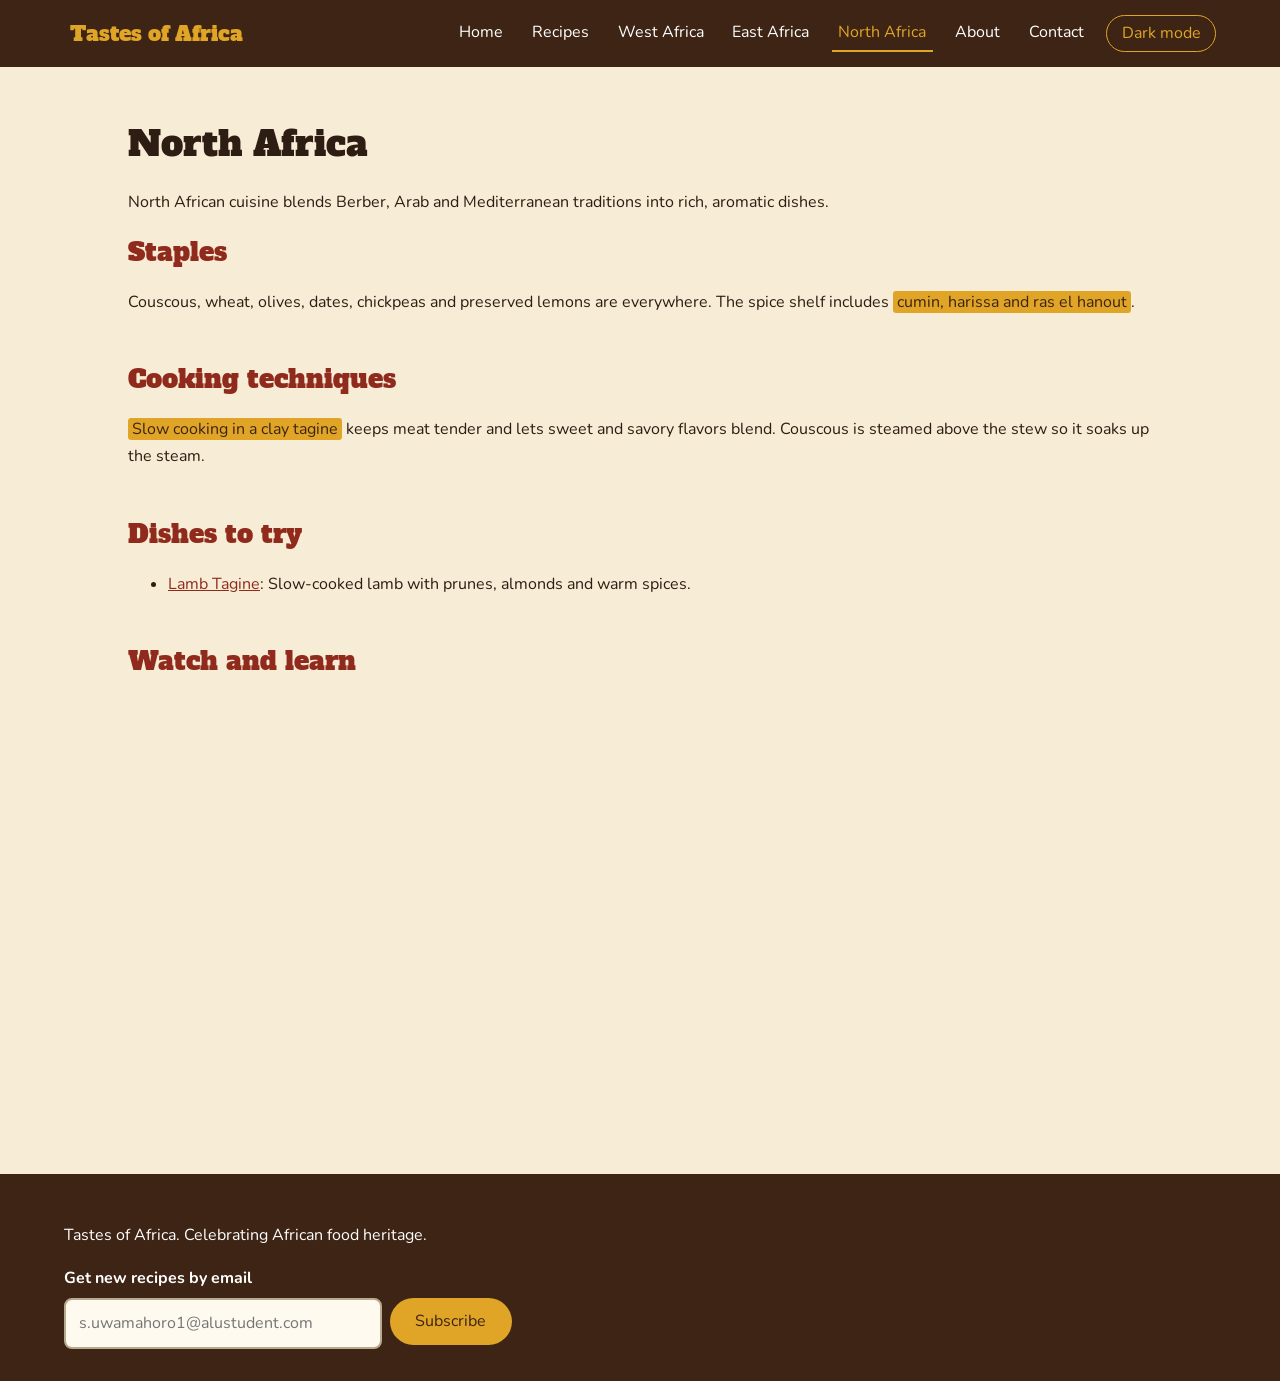
<file: north-africa.html>
<!DOCTYPE html>
<html lang="en">
<head>
  <meta charset="UTF-8">
  <meta name="viewport" content="width=device-width, initial-scale=1">
  <title>North Africa | Tastes of Africa</title>
  <link rel="preconnect" href="https://fonts.googleapis.com">
  <link rel="preconnect" href="https://fonts.gstatic.com" crossorigin>
  <link href="https://fonts.googleapis.com/css2?family=Alfa+Slab+One&family=Nunito:wght@400;600;700&display=swap" rel="stylesheet">
  <link rel="stylesheet" href="styles.css">
</head>
<body>
  <header>
    <nav>
      <a class="logo" href="index.html">Tastes of Africa</a>
      <a href="index.html">Home</a>
      <a href="recipes.html">Recipes</a>
      <a href="west-africa.html">West Africa</a>
      <a href="east-africa.html">East Africa</a>
      <a href="north-africa.html" class="active">North Africa</a>
      <a href="about.html">About</a>
      <a href="contact.html">Contact</a>
      <button id="theme-toggle" type="button">Dark mode</button>
    </nav>
  </header>
  <main>
    <h1>North Africa</h1>
    <p>North African cuisine blends Berber, Arab and Mediterranean traditions into rich, aromatic dishes.</p>
    <section>
      <h2>Staples</h2>
      <p>Couscous, wheat, olives, dates, chickpeas and preserved lemons are everywhere. The spice shelf includes <mark>cumin, harissa and ras el hanout</mark>.</p>
    </section>
    <section>
      <h2>Cooking techniques</h2>
      <p><mark>Slow cooking in a clay tagine</mark> keeps meat tender and lets sweet and savory flavors blend. Couscous is steamed above the stew so it soaks up the steam.</p>
    </section>
    <section>
      <h2>Dishes to try</h2>
      <ul>
        <li><a href="tagine.html">Lamb Tagine</a>: Slow-cooked lamb with prunes, almonds and warm spices.</li>
      </ul>
    </section>
    <section>
      <h2>Watch and learn</h2>
      <div class="video">
      <iframe src="https://www.youtube.com/embed/DRgn7_HKg1A" title="Best North African foods" loading="lazy" allowfullscreen></iframe>
    </div>
    </section>
  </main>
  <footer>
    <p>Tastes of Africa. Celebrating African food heritage.</p>
    <form id="newsletter-form">
      <label for="newsletter-email">Get new recipes by email</label>
      <div class="inline">
        <input type="email" id="newsletter-email" name="email" placeholder="s.uwamahoro1@alustudent.com" required>
        <button type="submit">Subscribe</button>
      </div>
    </form>
  </footer>
  <script src="script.js"></script>
</body>
</html>
</file>
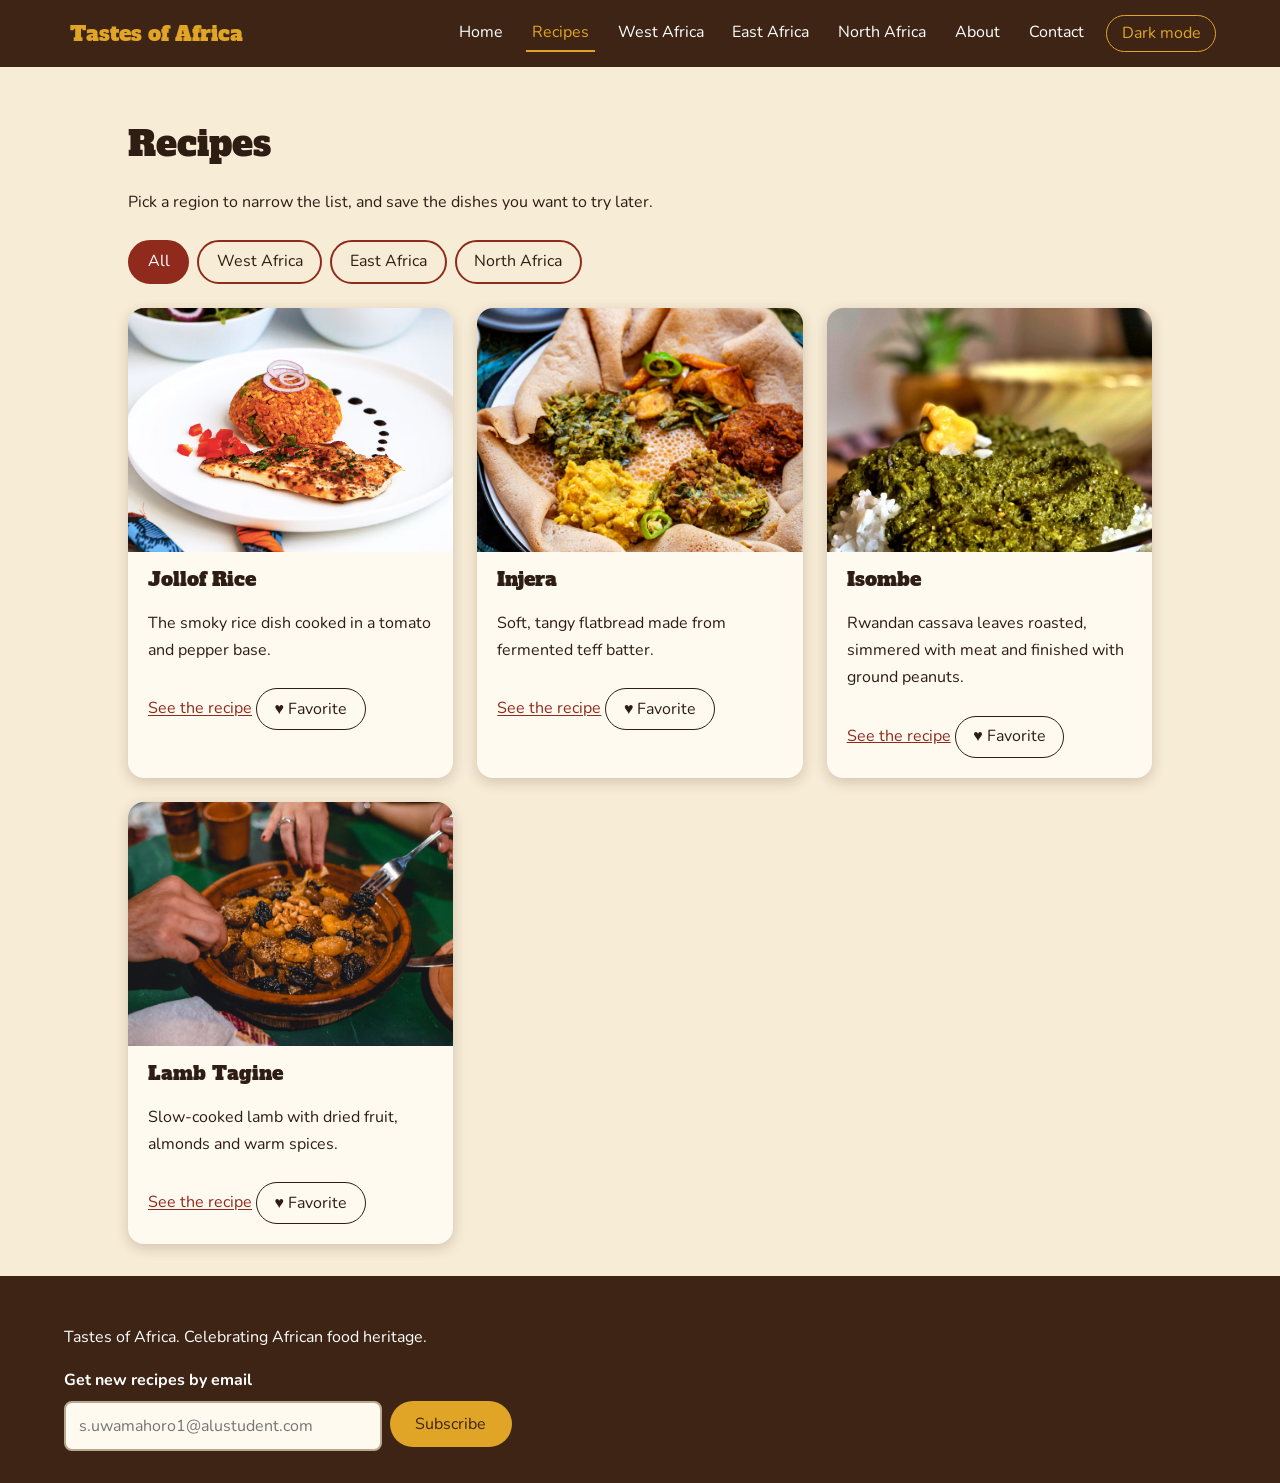
<file: recipes.html>
<!DOCTYPE html>
<html lang="en">
<head>
  <meta charset="UTF-8">
  <meta name="viewport" content="width=device-width, initial-scale=1">
  <title>Recipes | Tastes of Africa</title>
  <link rel="preconnect" href="https://fonts.googleapis.com">
  <link rel="preconnect" href="https://fonts.gstatic.com" crossorigin>
  <link href="https://fonts.googleapis.com/css2?family=Alfa+Slab+One&family=Nunito:wght@400;600;700&display=swap" rel="stylesheet">
  <link rel="stylesheet" href="styles.css">
</head>
<body>
  <header>
    <nav>
      <a class="logo" href="index.html">Tastes of Africa</a>
      <a href="index.html">Home</a>
      <a href="recipes.html" class="active">Recipes</a>
      <a href="west-africa.html">West Africa</a>
      <a href="east-africa.html">East Africa</a>
      <a href="north-africa.html">North Africa</a>
      <a href="about.html">About</a>
      <a href="contact.html">Contact</a>
      <button id="theme-toggle" type="button">Dark mode</button>
    </nav>
  </header>
  <main>
    <h1>Recipes</h1>
    <p>Pick a region to narrow the list, and save the dishes you want to try later.</p>
    <div class="filters">
      <button type="button" class="filter-btn active" data-region="all">All</button>
      <button type="button" class="filter-btn" data-region="west-africa">West Africa</button>
      <button type="button" class="filter-btn" data-region="east-africa">East Africa</button>
      <button type="button" class="filter-btn" data-region="north-africa">North Africa</button>
    </div>
    <div class="cards">
      <article class="card recipe-card" data-region="west-africa">
        <img src="images/jollof.jpg" alt="Jollof Rice">
        <div class="card-body">
          <h3>Jollof Rice</h3>
          <p>The smoky rice dish cooked in a tomato and pepper base.</p>
          <a href="jollof-rice.html">See the recipe</a>
          <button class="fav" type="button" data-id="jollof-rice">&hearts; Favorite</button>
        </div>
      </article>
      <article class="card recipe-card" data-region="east-africa">
        <img src="images/injera.jpg" alt="Injera">
        <div class="card-body">
          <h3>Injera</h3>
          <p>Soft, tangy flatbread made from fermented teff batter.</p>
          <a href="injera.html">See the recipe</a>
          <button class="fav" type="button" data-id="injera">&hearts; Favorite</button>
        </div>
      </article>
      <article class="card recipe-card" data-region="east-africa">
        <img src="images/isombe.jpg" alt="Isombe">
        <div class="card-body">
          <h3>Isombe</h3>
          <p>Rwandan cassava leaves roasted, simmered with meat and finished with ground peanuts.</p>
          <a href="isombe.html">See the recipe</a>
          <button class="fav" type="button" data-id="isombe">&hearts; Favorite</button>
        </div>
      </article>
      <article class="card recipe-card" data-region="north-africa">
        <img src="images/tagine.jpg" alt="Lamb Tagine">
        <div class="card-body">
          <h3>Lamb Tagine</h3>
          <p>Slow-cooked lamb with dried fruit, almonds and warm spices.</p>
          <a href="tagine.html">See the recipe</a>
          <button class="fav" type="button" data-id="tagine">&hearts; Favorite</button>
        </div>
      </article>
    </div>
  </main>
  <footer>
    <p>Tastes of Africa. Celebrating African food heritage.</p>
    <form id="newsletter-form">
      <label for="newsletter-email">Get new recipes by email</label>
      <div class="inline">
        <input type="email" id="newsletter-email" name="email" placeholder="s.uwamahoro1@alustudent.com" required>
        <button type="submit">Subscribe</button>
      </div>
    </form>
  </footer>
  <script src="script.js"></script>
</body>
</html>
</file>
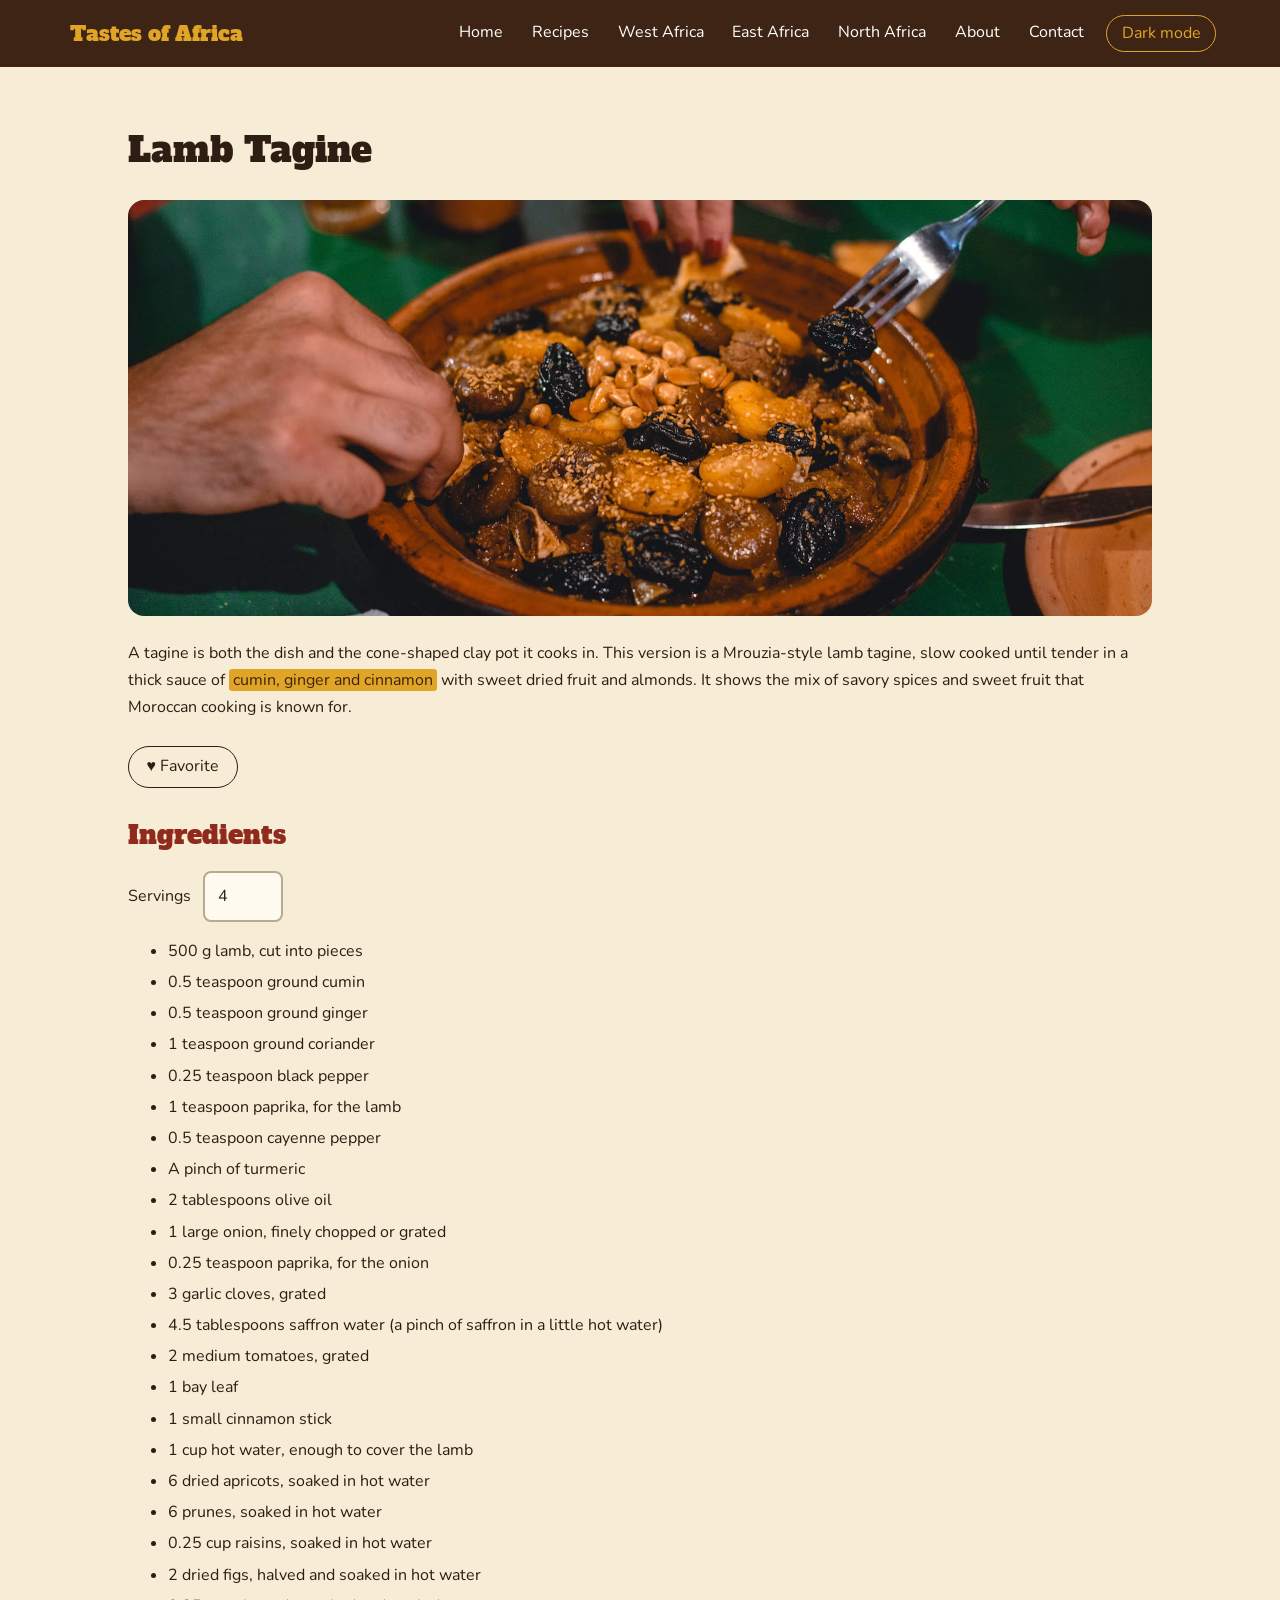
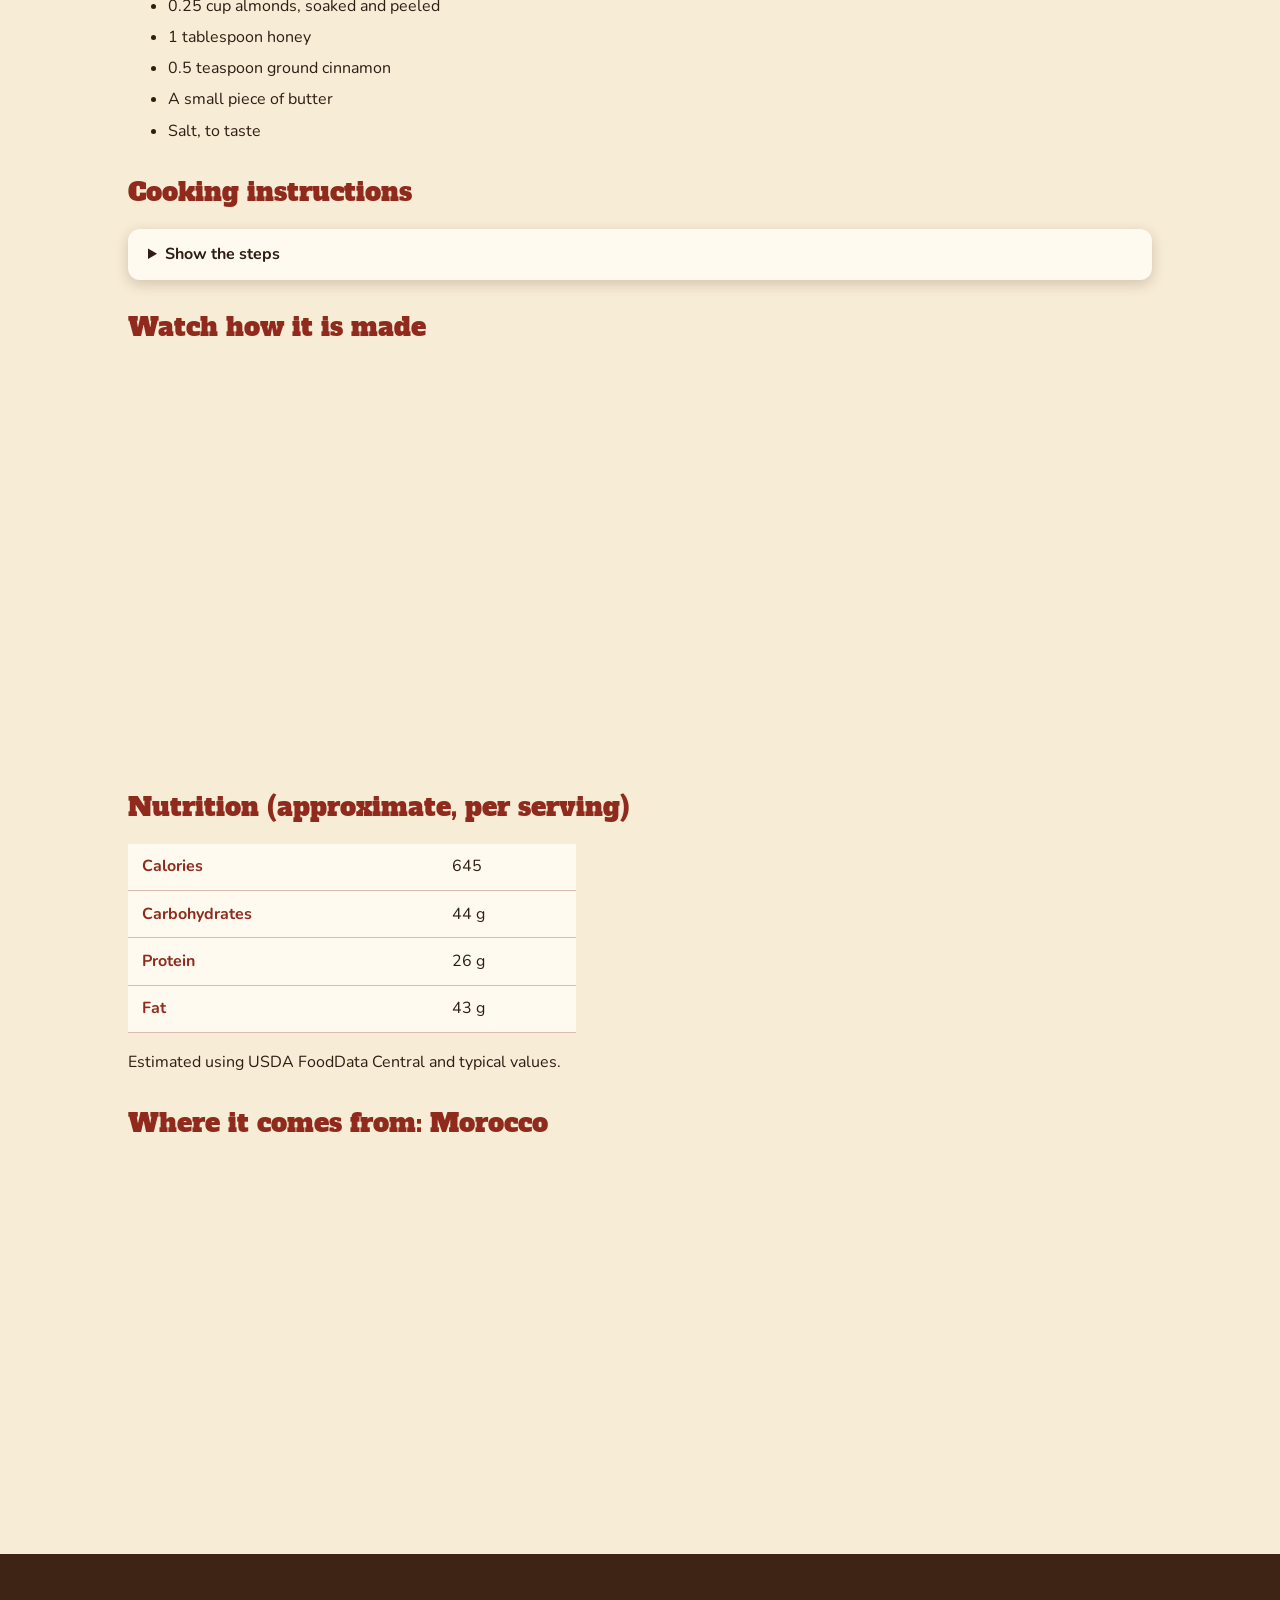
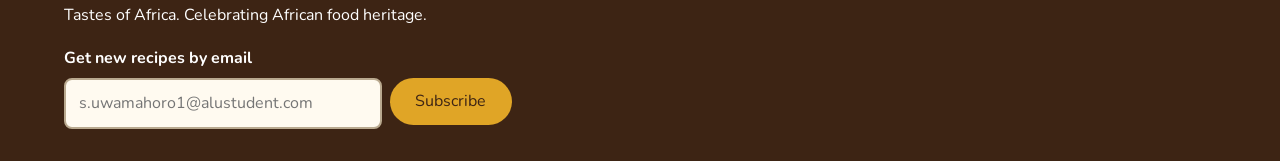
<file: tagine.html>
<!DOCTYPE html>
<html lang="en">

<head>
  <meta charset="UTF-8">
  <meta name="viewport" content="width=device-width, initial-scale=1">
  <title>Lamb Tagine | Tastes of Africa</title>
  <link rel="preconnect" href="https://fonts.googleapis.com">
  <link rel="preconnect" href="https://fonts.gstatic.com" crossorigin>
  <link href="https://fonts.googleapis.com/css2?family=Alfa+Slab+One&family=Nunito:wght@400;600;700&display=swap"
    rel="stylesheet">
  <link rel="stylesheet" href="styles.css">
</head>

<body>
  <header>
    <nav>
      <a class="logo" href="index.html">Tastes of Africa</a>
      <a href="index.html">Home</a>
      <a href="recipes.html">Recipes</a>
      <a href="west-africa.html">West Africa</a>
      <a href="east-africa.html">East Africa</a>
      <a href="north-africa.html">North Africa</a>
      <a href="about.html">About</a>
      <a href="contact.html">Contact</a>
      <button id="theme-toggle" type="button">Dark mode</button>
    </nav>
  </header>
  <main>
    <article class="recipe">
      <h1>Lamb Tagine</h1>
      <img class="recipe-img" src="images/tagine.jpg"
        alt="Hands sharing a Moroccan tagine of meat with prunes, nuts and sesame seeds">
      <p>A tagine is both the dish and the cone-shaped clay pot it cooks in. This version is a Mrouzia-style lamb
        tagine, slow cooked until tender in a thick sauce of <mark>cumin, ginger and cinnamon</mark> with sweet dried
        fruit and almonds. It shows the mix of savory spices and sweet fruit that Moroccan cooking is known for.</p>
      <button class="fav" type="button" data-id="tagine">&hearts; Favorite</button>

      <section>
        <h2>Ingredients</h2>
        <label for="servings">Servings</label>
        <input type="number" id="servings" value="4" min="1" max="20" data-base="4">
        <ul class="ingredients">
          <li><span class="amount" data-base="500">500</span> g lamb, cut into pieces</li>
          <li><span class="amount" data-base="0.5">0.5</span> teaspoon ground cumin</li>
          <li><span class="amount" data-base="0.5">0.5</span> teaspoon ground ginger</li>
          <li><span class="amount" data-base="1">1</span> teaspoon ground coriander</li>
          <li><span class="amount" data-base="0.25">0.25</span> teaspoon black pepper</li>
          <li><span class="amount" data-base="1">1</span> teaspoon paprika, for the lamb</li>
          <li><span class="amount" data-base="0.5">0.5</span> teaspoon cayenne pepper</li>
          <li>A pinch of turmeric</li>
          <li><span class="amount" data-base="2">2</span> tablespoons olive oil</li>
          <li><span class="amount" data-base="1">1</span> large onion, finely chopped or grated</li>
          <li><span class="amount" data-base="0.25">0.25</span> teaspoon paprika, for the onion</li>
          <li><span class="amount" data-base="3">3</span> garlic cloves, grated</li>
          <li><span class="amount" data-base="4.5">4.5</span> tablespoons saffron water (a pinch of saffron in a little hot water)</li>
          <li><span class="amount" data-base="2">2</span> medium tomatoes, grated</li>
          <li><span class="amount" data-base="1">1</span> bay leaf</li>
          <li><span class="amount" data-base="1">1</span> small cinnamon stick</li>
          <li><span class="amount" data-base="1">1</span> cup hot water, enough to cover the lamb</li>
          <li><span class="amount" data-base="6">6</span> dried apricots, soaked in hot water</li>
          <li><span class="amount" data-base="6">6</span> prunes, soaked in hot water</li>
          <li><span class="amount" data-base="0.25">0.25</span> cup raisins, soaked in hot water</li>
          <li><span class="amount" data-base="2">2</span> dried figs, halved and soaked in hot water</li>
          <li><span class="amount" data-base="0.25">0.25</span> cup almonds, soaked and peeled</li>
          <li><span class="amount" data-base="1">1</span> tablespoon honey</li>
          <li><span class="amount" data-base="0.5">0.5</span> teaspoon ground cinnamon</li>
          <li>A small piece of butter</li>
          <li>Salt, to taste</li>
        </ul>
      </section>

      <section>
        <h2>Cooking instructions</h2>
        <details>
          <summary>Show the steps</summary>
          <ol>
          <li>Mix the lamb with the cumin, ginger, black pepper, coriander, turmeric, paprika, cayenne and salt. Leave it to marinate for 30 minutes.</li>
          <li>Soak the apricots, prunes, raisins and figs in hot water for 20 minutes, then drain them.</li>
          <li>Heat the olive oil in the tagine, set on a heat diffuser or heavy pan. Cook the onion with a pinch of salt and the extra paprika on high heat.</li>
          <li>Add the garlic and mix well, then add the marinated lamb. Stir on high heat for 3 to 4 minutes, until the color changes.</li>
          <li>Add the saffron water and the grated tomatoes and stir. Cover and cook on high heat for 7 to 10 minutes, until the mixture starts bubbling.</li>
          <li>Add the bay leaf, cinnamon stick and just enough hot water to cover the lamb. Stir, cover, and cook on medium-low heat for 1 to 2 hours. The longer, the better.</li>
          <li>While the lamb cooks, melt the butter in a pan. Add the fruit, honey and ground cinnamon and stir on medium-low heat until the fruit is caramelized. Set it aside.</li>
          <li>Fry the almonds in the same pan for 2 to 3 minutes, until golden. Set them aside.</li>
          <li>When the lamb is tender and the sauce is thick, add the fruit and almonds. If the sauce is still watery, reduce it on high heat first. Simmer for another 5 minutes.</li>
          <li>Serve with couscous, crusty bread or a Moroccan spiced bulgur salad.</li>
          </ol>
        </details>
      </section>

      <section>
        <h2>Watch how it is made</h2>
        <div class="video">
          <iframe src="https://www.youtube.com/embed/gvdRyummVm8" title="How to make a Moroccan lamb tagine"
            loading="lazy" allowfullscreen></iframe>
        </div>
      </section>

      <section>
        <h2>Nutrition (approximate, per serving)</h2>
        <table>
          <tbody>
            <tr>
              <th scope="row">Calories</th>
              <td>645</td>
            </tr>
            <tr>
              <th scope="row">Carbohydrates</th>
              <td>44 g</td>
            </tr>
            <tr>
              <th scope="row">Protein</th>
              <td>26 g</td>
            </tr>
            <tr>
              <th scope="row">Fat</th>
              <td>43 g</td>
            </tr>
          </tbody>
        </table>
        <p>Estimated using USDA FoodData Central and typical values.</p>
      </section>

      <section>
        <h2>Where it comes from: Morocco</h2>
        <div class="map">
          <iframe src="https://www.google.com/maps?q=Marrakech,+Morocco&output=embed" title="Map of Morocco"
            loading="lazy"></iframe>
        </div>
      </section>
    </article>
  </main>
  <footer>
    <p>Tastes of Africa. Celebrating African food heritage.</p>
    <form id="newsletter-form">
      <label for="newsletter-email">Get new recipes by email</label>
      <div class="inline">
        <input type="email" id="newsletter-email" name="email" placeholder="s.uwamahoro1@alustudent.com" required>
        <button type="submit">Subscribe</button>
      </div>
    </form>
  </footer>
  <script src="script.js"></script>
</body>

</html>
</file>
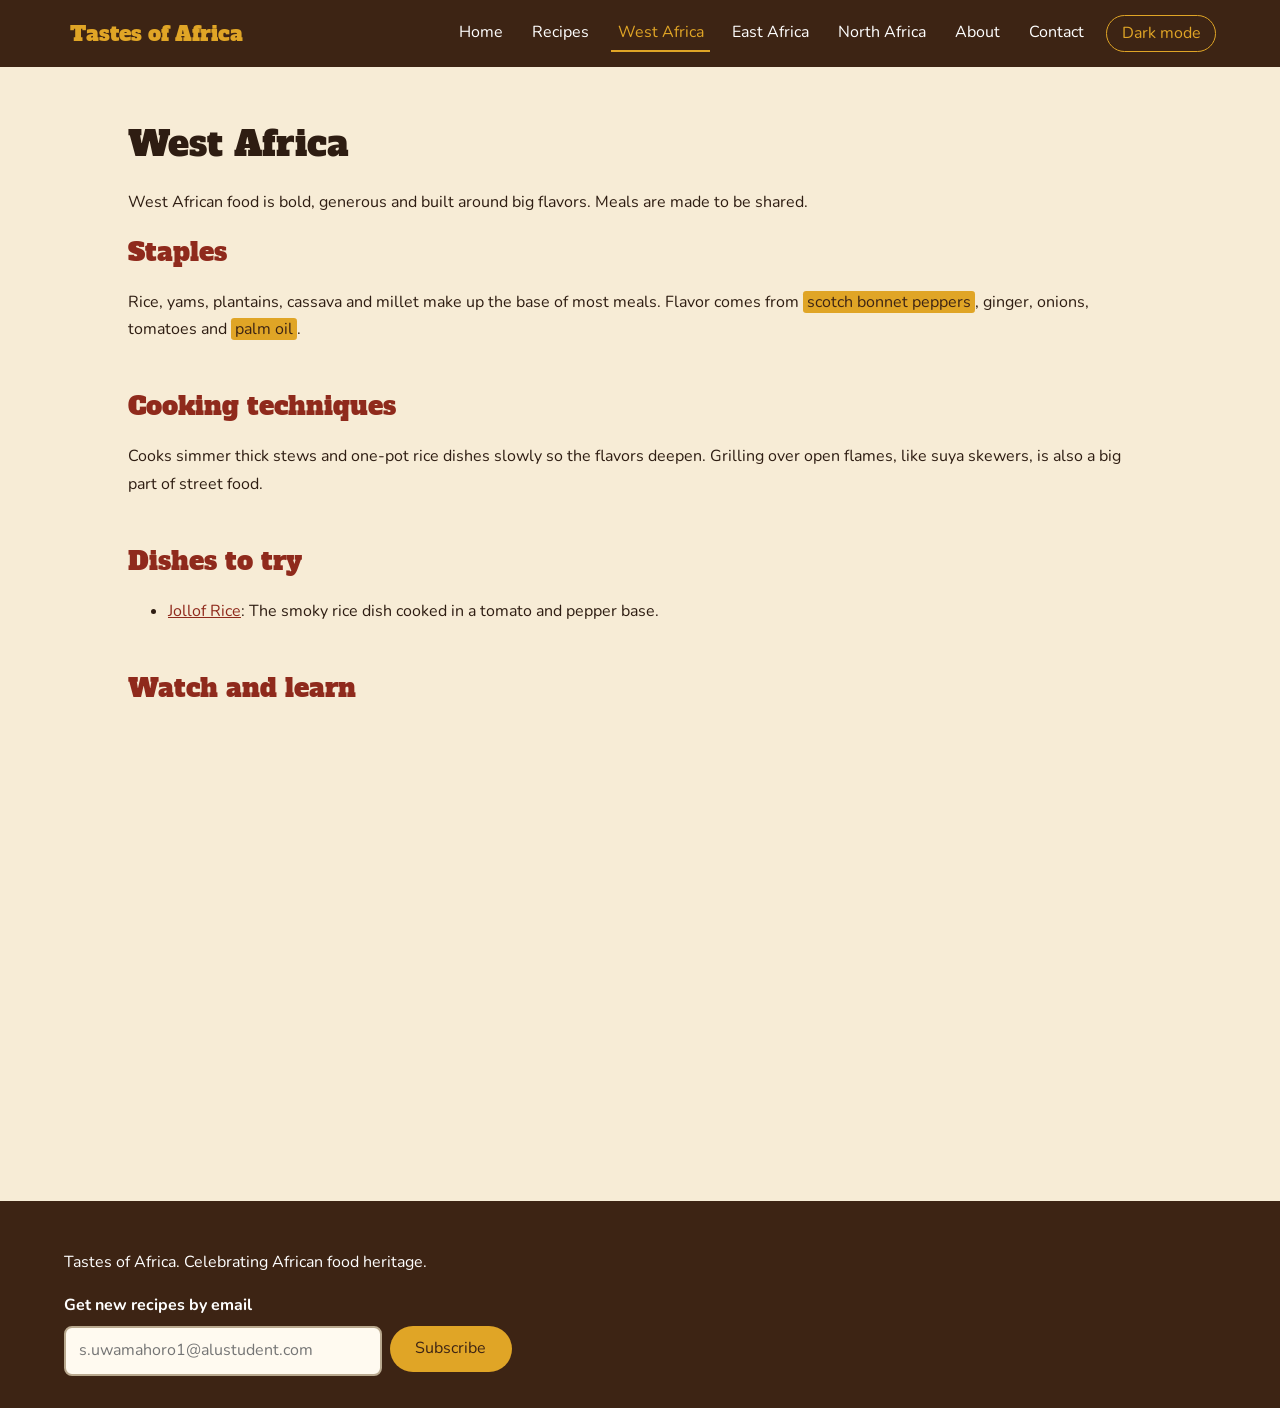
<file: west-africa.html>
<!DOCTYPE html>
<html lang="en">
<head>
  <meta charset="UTF-8">
  <meta name="viewport" content="width=device-width, initial-scale=1">
  <title>West Africa | Tastes of Africa</title>
  <link rel="preconnect" href="https://fonts.googleapis.com">
  <link rel="preconnect" href="https://fonts.gstatic.com" crossorigin>
  <link href="https://fonts.googleapis.com/css2?family=Alfa+Slab+One&family=Nunito:wght@400;600;700&display=swap" rel="stylesheet">
  <link rel="stylesheet" href="styles.css">
</head>
<body>
  <header>
    <nav>
      <a class="logo" href="index.html">Tastes of Africa</a>
      <a href="index.html">Home</a>
      <a href="recipes.html">Recipes</a>
      <a href="west-africa.html" class="active">West Africa</a>
      <a href="east-africa.html">East Africa</a>
      <a href="north-africa.html">North Africa</a>
      <a href="about.html">About</a>
      <a href="contact.html">Contact</a>
      <button id="theme-toggle" type="button">Dark mode</button>
    </nav>
  </header>
  <main>
    <h1>West Africa</h1>
    <p>West African food is bold, generous and built around big flavors. Meals are made to be shared.</p>
    <section>
      <h2>Staples</h2>
      <p>Rice, yams, plantains, cassava and millet make up the base of most meals. Flavor comes from <mark>scotch bonnet peppers</mark>, ginger, onions, tomatoes and <mark>palm oil</mark>.</p>
    </section>
    <section>
      <h2>Cooking techniques</h2>
      <p>Cooks simmer thick stews and one-pot rice dishes slowly so the flavors deepen. Grilling over open flames, like suya skewers, is also a big part of street food.</p>
    </section>
    <section>
      <h2>Dishes to try</h2>
      <ul>
        <li><a href="jollof-rice.html">Jollof Rice</a>: The smoky rice dish cooked in a tomato and pepper base.</li>
      </ul>
    </section>
    <section>
      <h2>Watch and learn</h2>
      <div class="video">
      <iframe src="https://www.youtube.com/embed/Zof3dHWq0Rw" title="West African food and cooking" loading="lazy" allowfullscreen></iframe>
    </div>
    </section>
  </main>
  <footer>
    <p>Tastes of Africa. Celebrating African food heritage.</p>
    <form id="newsletter-form">
      <label for="newsletter-email">Get new recipes by email</label>
      <div class="inline">
        <input type="email" id="newsletter-email" name="email" placeholder="s.uwamahoro1@alustudent.com" required>
        <button type="submit">Subscribe</button>
      </div>
    </form>
  </footer>
  <script src="script.js"></script>
</body>
</html>
</file>
<file: styles.css>
:root {
  --red: #8f2a1c;
  --gold: #e0a526;
  --brown: #3d2414;
  --bg: #f7ecd6;
  --card: #fffaf0;
  --text: #2e1d12;
  --shadow: 0 4px 14px rgba(61, 36, 20, 0.2);
}

body.dark {
  --bg: #1d140e;
  --card: #2b1e16;
  --text: #f3e6d3;
  --shadow: 0 4px 14px rgba(0, 0, 0, 0.5);
}

* {
  box-sizing: border-box;
}

html {
  font-size: 100%;
}

body {
  margin: 0;
  font-family: "Nunito", sans-serif;
  line-height: 1.7;
  background: var(--bg);
  color: var(--text);
}

h1, h2, h3 {
  font-family: "Alfa Slab One", serif;
  font-weight: 400;
  line-height: 1.2;
}

h1 { font-size: 2.2rem; }
h2 { font-size: 1.6rem; color: var(--red); }
h3 { font-size: 1.2rem; }

body.dark h2, body.dark a { color: var(--gold); }

img {
  max-width: 100%;
  height: auto;
  display: block;
}

a { color: var(--red); }

header {
  background: var(--brown);
  position: sticky;
  top: 0;
  z-index: 10;
}

nav {
  display: flex;
  flex-wrap: wrap;
  align-items: center;
  gap: 0.25rem 1rem;
  padding: 0.75rem 5%;
}

nav a {
  color: #fff;
  text-decoration: none;
  padding: 0.25rem 0.4rem;
  border-bottom: 2px solid transparent;
  transition: color 0.2s, border-color 0.2s;
}

body.dark nav a { color: #fff; }

nav a:hover,
nav a.active {
  color: var(--gold);
  border-bottom-color: var(--gold);
}

nav .logo {
  font-family: "Alfa Slab One", serif;
  font-size: 1.3rem;
  color: var(--gold);
  margin-right: auto;
  border-bottom: none;
}

#theme-toggle {
  background: none;
  color: var(--gold);
  border: 1px solid var(--gold);
  border-radius: 2rem;
  padding: 0.25rem 0.9rem;
  font: inherit;
  cursor: pointer;
}

#theme-toggle:hover {
  background: var(--gold);
  color: var(--brown);
}

main {
  max-width: 72rem;
  margin: 0 auto;
  padding: 2rem 5%;
}

section {
  margin-bottom: 3rem;
}

mark {
  background: var(--gold);
  color: var(--brown);
  padding: 0 0.25rem;
  border-radius: 0.2rem;
}

.hero {
  background:
    linear-gradient(rgba(30, 15, 5, 0.65), rgba(30, 15, 5, 0.65)),
    url("images/hero.jpg") center / cover;
  color: #fff;
  text-align: center;
  padding: 4rem 5%;
}

.hero h1 {
  font-size: clamp(2rem, 6vw, 3.5rem);
  margin-top: 0;
}

.hero p {
  max-width: 40rem;
  margin: 0 auto 2rem;
  font-size: 1.15rem;
}

.video {
  position: relative;
  aspect-ratio: 16 / 9;
  max-width: 44rem;
  margin: 0 auto;
}

.video iframe {
  position: absolute;
  inset: 0;
  width: 100%;
  height: 100%;
  border: 0;
  border-radius: 0.75rem;
}

.map iframe {
  width: 100%;
  height: 22rem;
  border: 0;
  border-radius: 0.75rem;
}

.cards {
  display: grid;
  grid-template-columns: repeat(auto-fit, minmax(16rem, 1fr));
  gap: 1.5rem;
}

.card {
  background: var(--card);
  border-radius: 1rem;
  box-shadow: var(--shadow);
  overflow: hidden;
  margin: 0;
}

.card img {
  width: 100%;
  aspect-ratio: 4 / 3;
  object-fit: cover;
}

.card-body,
.card figcaption {
  padding: 1rem 1.25rem 1.25rem;
}

.card h3 { margin-top: 0; }

.region-link {
  background: var(--brown);
  color: #fff;
  text-decoration: none;
  padding: 1.5rem;
  border-radius: 1rem;
  box-shadow: var(--shadow);
  border-left: 0.5rem solid var(--gold);
}

.region-link:hover { background: var(--red); }
.region-link h3 { margin-top: 0; color: var(--gold); }
.region-link p { margin: 0; }

.trend {
  border-left: 0.3rem solid var(--red);
  padding-left: 1rem;
  margin-bottom: 1.5rem;
  max-width: 45rem;
}

.trend h3 { margin: 0 0 0.25rem; }
.trend p { margin: 0; }

.filters {
  display: flex;
  flex-wrap: wrap;
  gap: 0.5rem;
  margin: 1.5rem 0;
}

.filter-btn,
.fav,
form button {
  font: inherit;
  cursor: pointer;
  border-radius: 2rem;
  padding: 0.4rem 1.1rem;
}

.filter-btn {
  background: transparent;
  color: var(--text);
  border: 2px solid var(--red);
}

.filter-btn:hover,
.filter-btn.active {
  background: var(--red);
  color: #fff;
}

.fav {
  background: transparent;
  color: var(--text);
  border: 1px solid currentColor;
  margin-top: 0.5rem;
}

.fav.active {
  color: #d62828;
  border-color: #d62828;
}

.hidden { display: none; }

.recipe-img {
  width: 100%;
  max-height: 26rem;
  object-fit: cover;
  border-radius: 1rem;
  margin-bottom: 1.5rem;
}

.recipe section { margin-top: 2rem; margin-bottom: 0; }

.ingredients li { margin-bottom: 0.25rem; }

#servings {
  width: 5rem;
  margin-left: 0.5rem;
}

details {
  background: var(--card);
  border-radius: 0.75rem;
  padding: 0.75rem 1.25rem;
  box-shadow: var(--shadow);
}

summary {
  cursor: pointer;
  font-weight: 700;
}

details li { margin-bottom: 0.5rem; }

table {
  border-collapse: collapse;
  width: 100%;
  max-width: 28rem;
  background: var(--card);
}

th, td {
  text-align: left;
  padding: 0.6rem 0.9rem;
  border-bottom: 1px solid rgba(143, 42, 28, 0.3);
}

th { color: var(--red); }
body.dark th { color: var(--gold); }

.mission {
  background: var(--brown);
  color: #fff;
  padding: 1.5rem 2rem;
  border-radius: 1rem;
  border-left: 0.5rem solid var(--gold);
}

.mission h2 { color: var(--gold); margin-top: 0; }
.mission p { font-size: 1.15rem; margin-bottom: 0; }

form {
  display: flex;
  flex-direction: column;
  gap: 0.4rem;
  max-width: 34rem;
}

form label { font-weight: 700; margin-top: 0.6rem; }

input,
textarea {
  font: inherit;
  padding: 0.6rem 0.8rem;
  border: 2px solid #b9a98f;
  border-radius: 0.5rem;
  background: var(--card);
  color: var(--text);
}

input:focus,
textarea:focus {
  outline: none;
  border-color: var(--red);
  box-shadow: 0 0 0 3px rgba(224, 165, 38, 0.6);
}

form button {
  background: var(--red);
  color: #fff;
  border: none;
  margin-top: 1rem;
  align-self: flex-start;
  padding: 0.6rem 1.6rem;
}

form button:hover { background: var(--brown); }

.error { color: #c1121f; margin: 0; min-height: 1.4rem; }
body.dark .error { color: #ff8a8a; }

.confirmation {
  font-size: 1.3rem;
  background: var(--card);
  padding: 1.5rem;
  border-radius: 1rem;
  box-shadow: var(--shadow);
  max-width: 34rem;
}

footer {
  background: var(--brown);
  color: #fff;
  padding: 2rem 5%;
}

footer form { max-width: 28rem; }
footer form label { margin-top: 0; }
footer .inline { display: flex; gap: 0.5rem; }
footer .inline input { flex: 1; min-width: 0; }
footer form button { margin-top: 0; background: var(--gold); color: var(--brown); }

@media (max-width: 40rem) {
  h1 { font-size: 1.8rem; }
  nav { justify-content: center; }
  nav .logo { margin-right: 0; width: 100%; text-align: center; }
  .map iframe { height: 16rem; }
}

figure img {
  border-radius: 0.75rem;
}

figcaption {
  font-size: 0.9rem;
  margin-top: 0.4rem;
}
</file>
